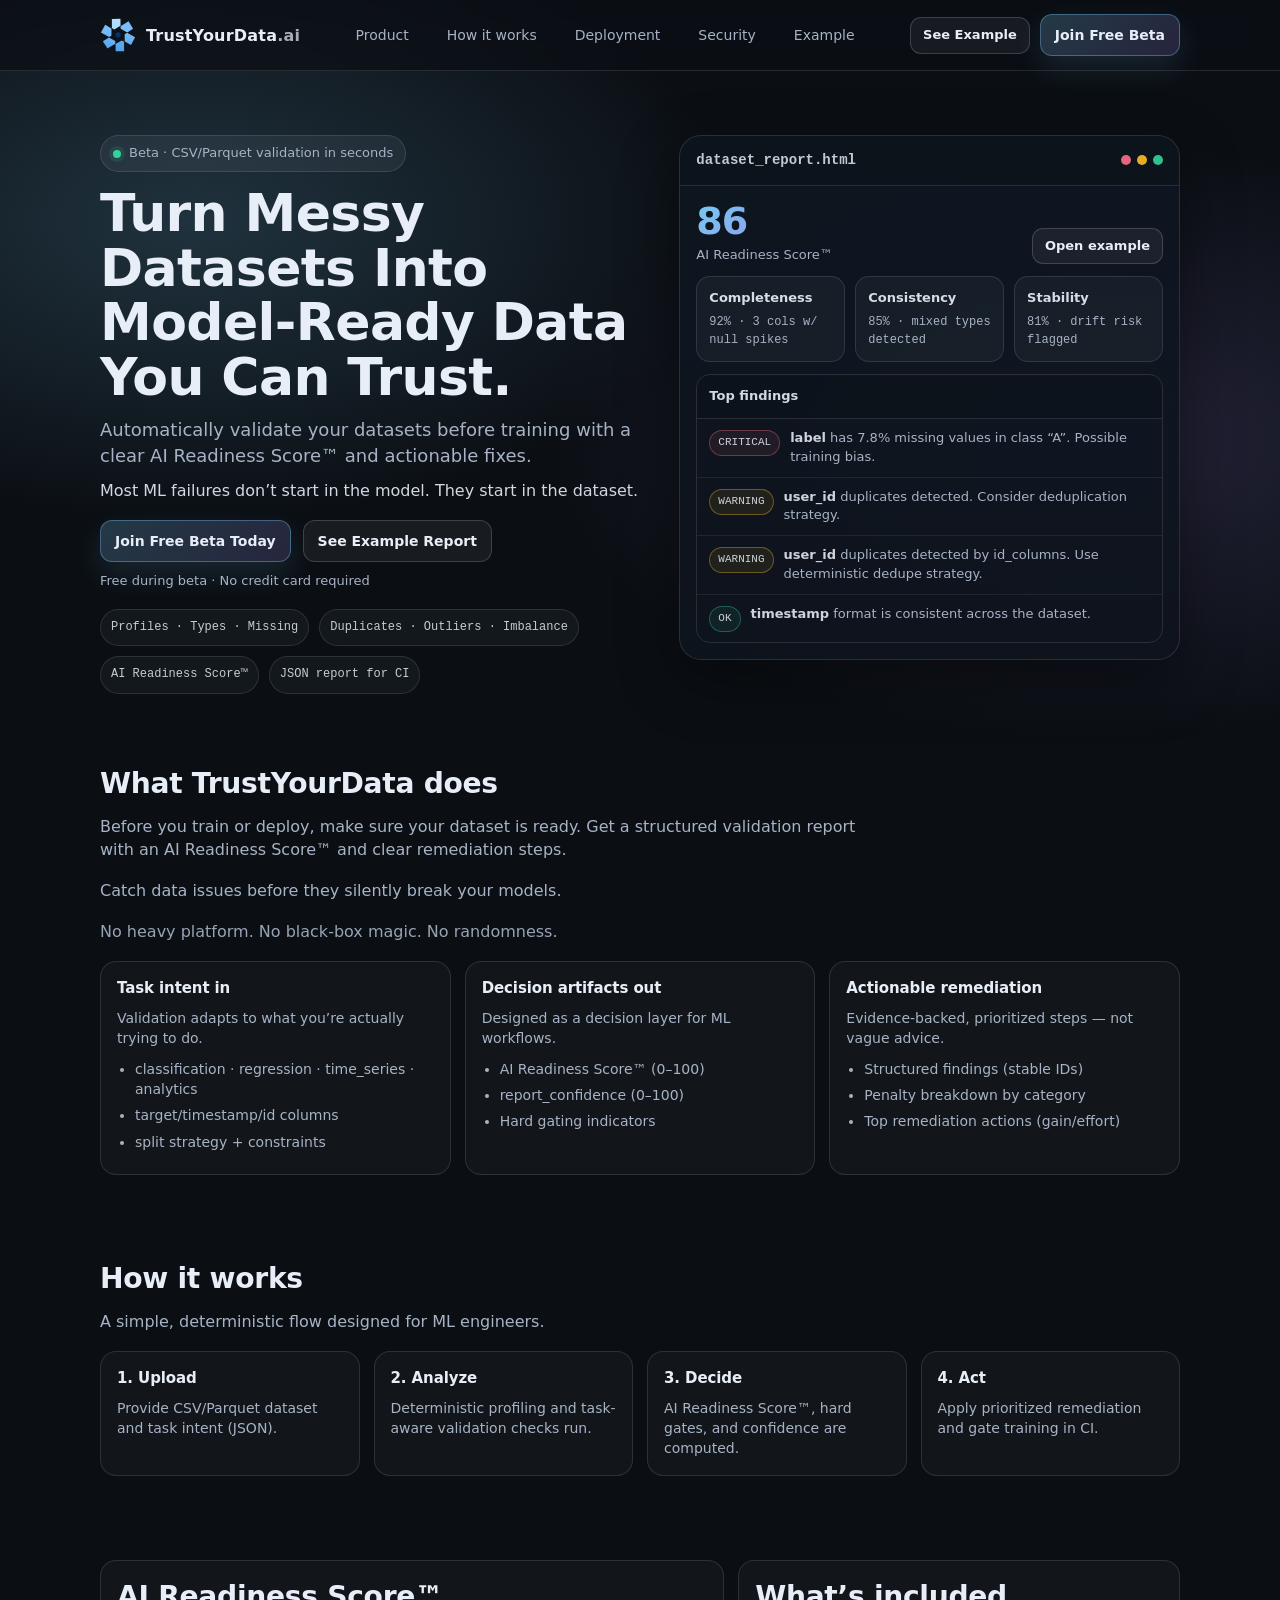
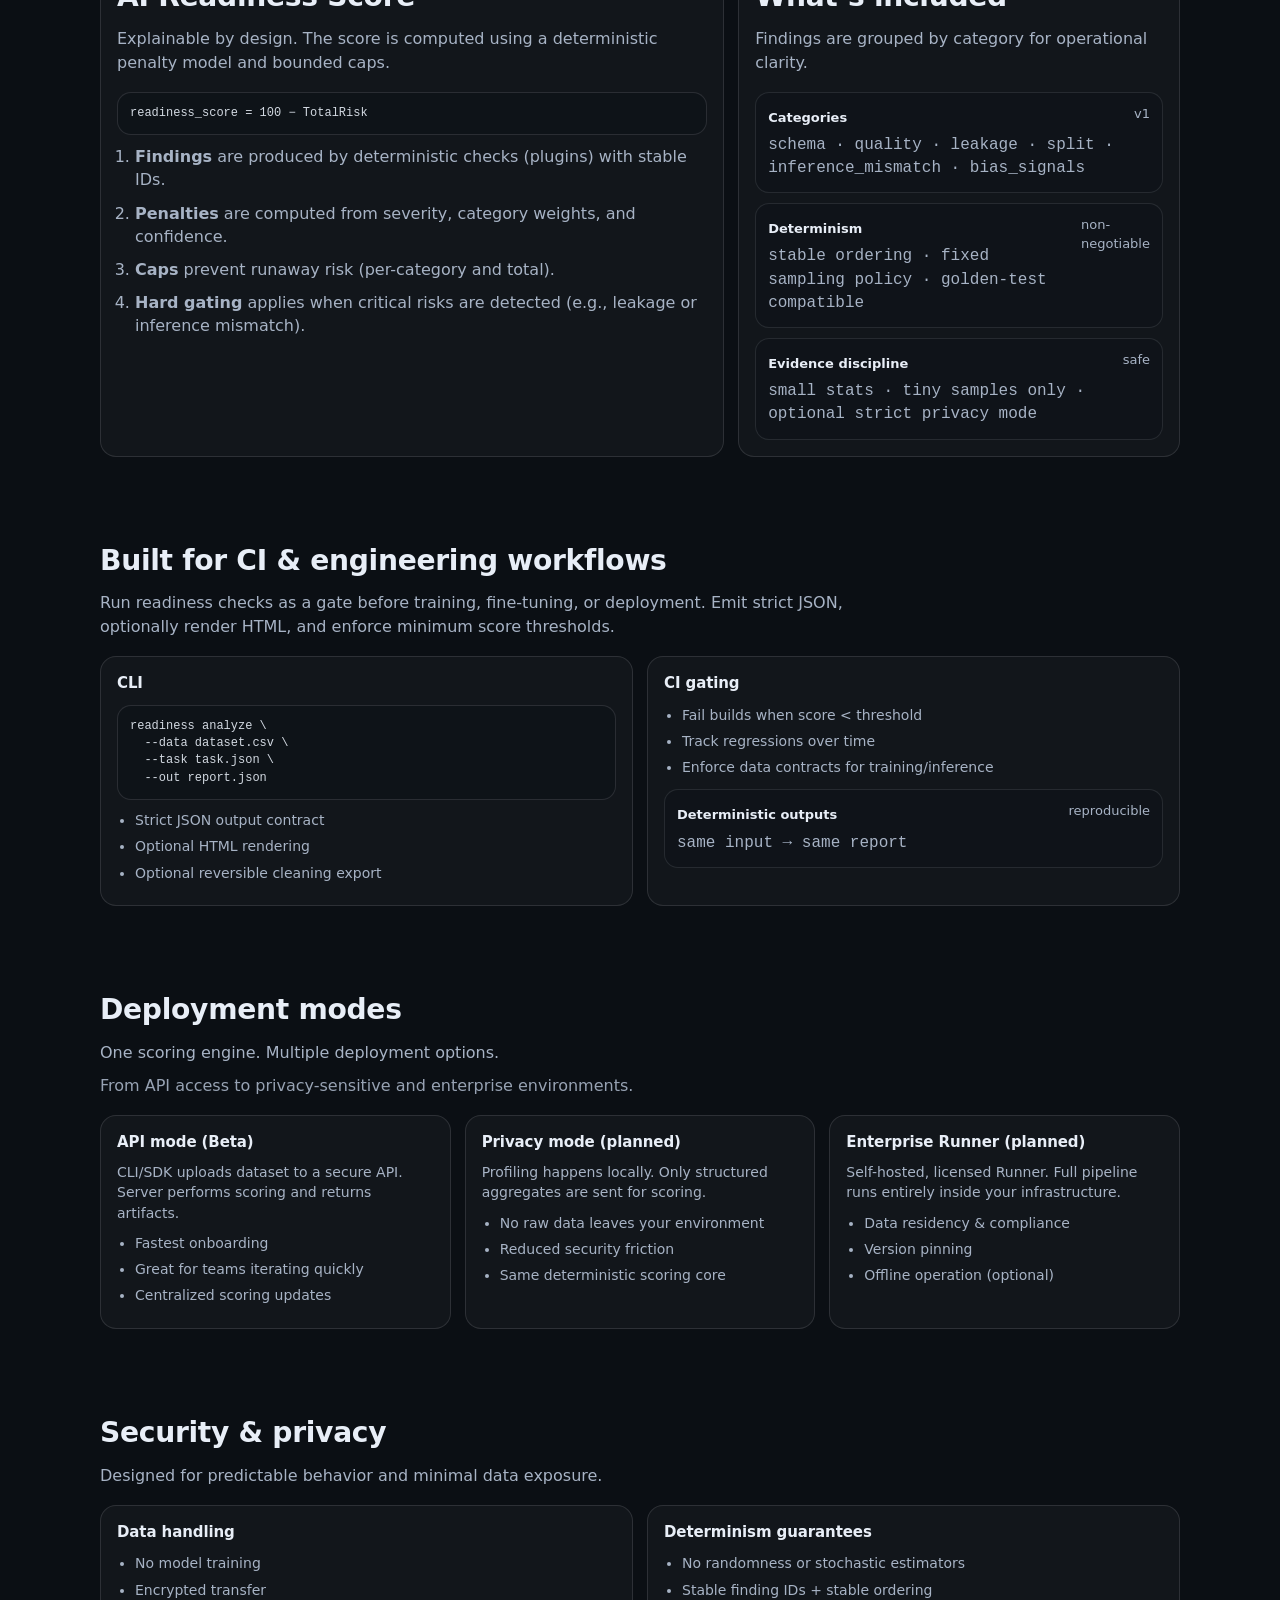
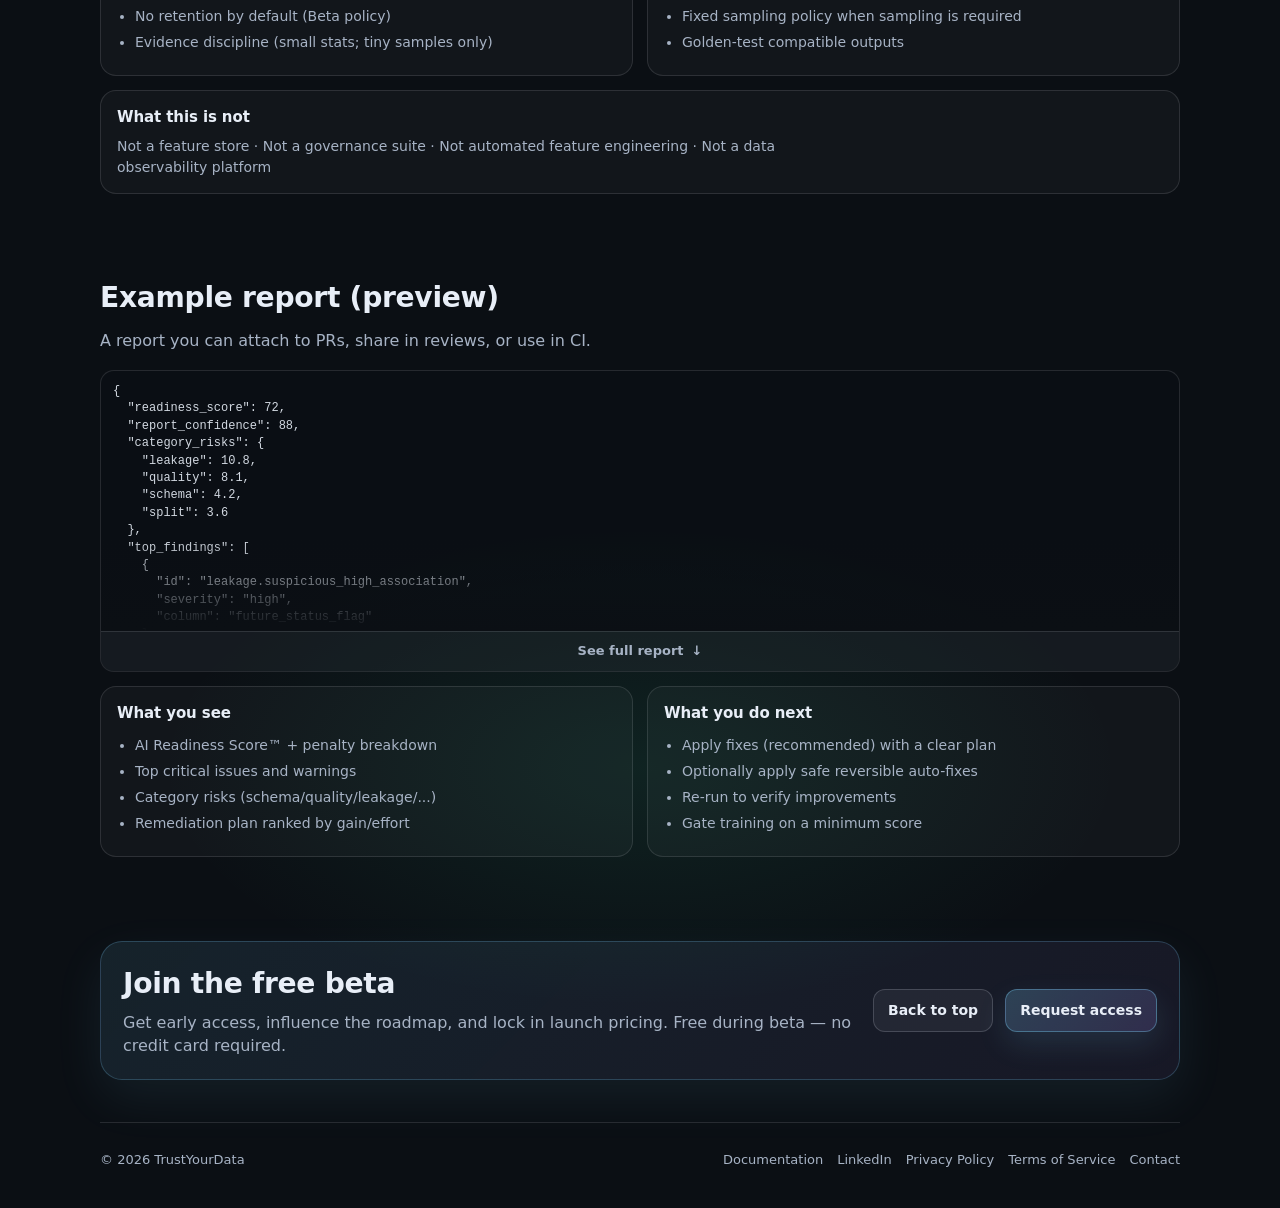
<file: index.html>
<!doctype html>
<html lang="en">
<head>
  <meta charset="utf-8" />
  <meta name="viewport" content="width=device-width, initial-scale=1" />

  <title>TrustYourData – Task-Aware Dataset Readiness for AI and ML</title>
  <meta name="description" content="TrustYourData evaluates datasets before model training using deterministic, task-aware diagnostics, structured findings, and AI Readiness Score™ outputs for AI and ML workflows." />
  <meta name="robots" content="index, follow" />
  <link rel="canonical" href="https://trustyourdata.ai/" />

  <meta property="og:title" content="TrustYourData – Turn Messy Datasets Into Model-Ready Data You Can Trust" />
  <meta property="og:description" content="Evaluate datasets before model training with deterministic, task-aware diagnostics, structured findings, and AI Readiness Score™ outputs." />
  <meta property="og:type" content="website" />
  <meta property="og:url" content="https://trustyourdata.ai/" />
  <meta property="og:image" content="https://trustyourdata.ai/assets/images/og-image.png" />

  <link rel="icon" href="/favicon.ico" sizes="any" />
  <link rel="stylesheet" href="/assets/css/styles.css" />

  <script type="application/ld+json">
    {
      "@context": "https://schema.org",
      "@type": "WebSite",
      "name": "TrustYourData",
      "alternateName": "TrustYourData.ai",
      "url": "https://trustyourdata.ai/"
    }
  </script>
  <script defer src="https://static.cloudflareinsights.com/beacon.min.js" data-cf-beacon='{"token": "9471f843195d4d3484b59350ba2370b0"}'></script>
</head>
<body>
  <div class="nav">
    <div class="container">
      <div class="nav-inner">
        <a class="brand" href="#top" aria-label="TrustYourData">
          <img src="/assets/images/logo.svg" alt="TrustYourData logo" class="logo" />
          <div>TrustYourData<span class="brand-tld">.ai</span></div>
        </a>
        <div class="nav-links" aria-label="Primary navigation">
          <a href="#product">Product</a>
          <a href="#how">How it works</a>
          <a href="#ci">Deployment</a>
          <a href="#security">Security</a>
          <a href="#example">Example</a>
        </div>
        <div class="nav-cta">
          <a class="btn small" href="#example">See Example</a>
          <a class="btn primary" href="#beta">Join Free Beta</a>
        </div>
      </div>
    </div>
  </div>

  <main id="top" class="container">
    <section class="hero">
      <div class="hero-grid">
        <div>
          <div class="badge"><span class="dot"></span> Beta · CSV/Parquet validation in seconds</div>
          <h1>Turn Messy Datasets Into Model-Ready Data You Can Trust.</h1>
          <p class="sub">
            Automatically validate your datasets before training with a clear AI Readiness Score™ and actionable fixes.
          </p>
          <p class="hook">
            Most ML failures don’t start in the model. They start in the dataset.
          </p>
          <div class="cta-row">
            <a class="btn primary" href="#beta">Join Free Beta Today</a>
            <a class="btn" href="#example">See Example Report</a>
          </div>
          <div class="micro">Free during beta · No credit card required</div>
          <div class="pill-row" aria-label="Key highlights">
            <div class="pill">Profiles · Types · Missing</div>
            <div class="pill">Duplicates · Outliers · Imbalance</div>
            <div class="pill">AI Readiness Score™</div>
            <div class="pill">JSON report for CI</div>
          </div>
        </div>
        <div class="demo" aria-label="Example dashboard">
          <div class="demo-top">
            <div class="demo-title">
              <span class="mono mono-subtle">dataset_report.html</span>
            </div>
            <div class="win" aria-hidden="true">
              <span class="r"></span><span class="y"></span><span class="g"></span>
            </div>
          </div>
          <div class="demo-body">
            <div class="score-row">
              <div>
                <div class="score">86</div>
                <div class="score-label">AI Readiness Score™</div>
              </div>
              <a class="btn small" href="#example">Open example</a>
            </div>
            <div class="kpis">
              <div class="kpi">
                <b>Completeness</b>
                <span>92% · 3 cols w/ null spikes</span>
              </div>
              <div class="kpi">
                <b>Consistency</b>
                <span>85% · mixed types detected</span>
              </div>
              <div class="kpi">
                <b>Stability</b>
                <span>81% · drift risk flagged</span>
              </div>
            </div>
            <div class="issues mt">
              <h3>Top findings</h3>
              <div class="issue">
                <div class="tag bad">CRITICAL</div>
                <p><b>label</b> has 7.8% missing values in class “A”. Possible training bias.</p>
              </div>
              <div class="issue">
                <div class="tag warn">WARNING</div>
                <p><b>user_id</b> duplicates detected. Consider deduplication strategy.</p>
              </div>
              <div class="issue">
                <div class="tag warn">WARNING</div>
                <p><b>user_id</b> duplicates detected by id_columns. Use deterministic dedupe strategy.</p>
              </div>
              <div class="issue">
                <div class="tag good">OK</div>
                <p><b>timestamp</b> format is consistent across the dataset.</p>
              </div>
            </div>
          </div>
        </div>
      </div>
    </section>

    <section id="product" class="section">
      <h2>What TrustYourData does</h2>
      <p class="lead">
        Before you train or deploy, make sure your dataset is ready. Get a structured validation report with an AI Readiness Score™ and clear remediation steps.
      </p>
      <p class="lead">
        Catch data issues before they silently break your models.
      </p>
      <p class="lead muted">
        No heavy platform. No black-box magic. No randomness.
      </p>
      <div class="grid">
        <div class="card">
          <h3>Task intent in</h3>
          <p>Validation adapts to what you’re actually trying to do.</p>
          <ul class="list">
            <li>classification · regression · time_series · analytics</li>
            <li>target/timestamp/id columns</li>
            <li>split strategy + constraints</li>
          </ul>
        </div>
        <div class="card">
          <h3>Decision artifacts out</h3>
          <p>Designed as a decision layer for ML workflows.</p>
          <ul class="list">
            <li>AI Readiness Score™ (0–100)</li>
            <li>report_confidence (0–100)</li>
            <li>Hard gating indicators</li>
          </ul>
        </div>
        <div class="card">
          <h3>Actionable remediation</h3>
          <p>Evidence-backed, prioritized steps — not vague advice.</p>
          <ul class="list">
            <li>Structured findings (stable IDs)</li>
            <li>Penalty breakdown by category</li>
            <li>Top remediation actions (gain/effort)</li>
          </ul>
        </div>
      </div>
    </section>

    <section id="how" class="section">
      <h2>How it works</h2>
      <p class="lead">
        A simple, deterministic flow designed for ML engineers.
      </p>
      <div class="grid">
        <div class="card span-3">
          <h3>1. Upload</h3>
          <p>Provide CSV/Parquet dataset and task intent (JSON).</p>
        </div>
        <div class="card span-3">
          <h3>2. Analyze</h3>
          <p>Deterministic profiling and task-aware validation checks run.</p>
        </div>
        <div class="card span-3">
          <h3>3. Decide</h3>
          <p>AI Readiness Score™, hard gates, and confidence are computed.</p>
        </div>
        <div class="card span-3">
          <h3>4. Act</h3>
          <p>Apply prioritized remediation and gate training in CI.</p>
        </div>
      </div>
    </section>

    <section id="score" class="section">
      <div class="grid">
        <div class="how">
          <h2>AI Readiness Score™</h2>
          <p class="lead">
            Explainable by design. The score is computed using a deterministic penalty model and bounded caps.
          </p>
          <div class="code">readiness_score = 100 − TotalRisk</div>
          <ol>
            <li><b>Findings</b> are produced by deterministic checks (plugins) with stable IDs.</li>
            <li><b>Penalties</b> are computed from severity, category weights, and confidence.</li>
            <li><b>Caps</b> prevent runaway risk (per-category and total).</li>
            <li><b>Hard gating</b> applies when critical risks are detected (e.g., leakage or inference mismatch).</li>
          </ol>
        </div>
        <div class="side">
          <h2>What’s included</h2>
          <p class="lead">Findings are grouped by category for operational clarity.</p>
          <div class="mini">
            <div>
              <b>Categories</b>
              <div class="mono-detail">
                schema · quality · leakage · split · inference_mismatch · bias_signals
              </div>
            </div>
            <span>v1</span>
          </div>
          <div class="mini">
            <div>
              <b>Determinism</b>
              <div class="mono-detail">
                stable ordering · fixed sampling policy · golden-test compatible
              </div>
            </div>
            <span>non-negotiable</span>
          </div>
          <div class="mini">
            <div>
              <b>Evidence discipline</b>
              <div class="mono-detail">
                small stats · tiny samples only · optional strict privacy mode
              </div>
            </div>
            <span>safe</span>
          </div>
        </div>
      </div>
    </section>

    <section id="ci" class="section">
      <h2>Built for CI & engineering workflows</h2>
      <p class="lead">
        Run readiness checks as a gate before training, fine-tuning, or deployment. Emit strict JSON, optionally render HTML, and enforce minimum score thresholds.<br>
      </p>
      <div class="grid">
        <div class="card span-6">
          <h3>CLI</h3>
          <div class="code">readiness analyze \
  --data dataset.csv \
  --task task.json \
  --out report.json</div>
          <ul class="list">
            <li>Strict JSON output contract</li>
            <li>Optional HTML rendering</li>
            <li>Optional reversible cleaning export</li>
          </ul>
        </div>
        <div class="card span-6">
          <h3>CI gating</h3>
          <ul class="list">
            <li>Fail builds when score &lt; threshold</li>
            <li>Track regressions over time</li>
            <li>Enforce data contracts for training/inference</li>
          </ul>
          <div class="mini mt">
            <div>
              <b>Deterministic outputs</b>
              <div class="mono-detail">same input → same report</div>
            </div>
            <span>reproducible</span>
          </div>
        </div>
      </div>
    </section>

    <section id="deploy" class="section">
      <h2>Deployment modes</h2>
      <p class="lead">
        One scoring engine. Multiple deployment options.<span class="deploy-sub">From API access to privacy-sensitive and enterprise environments.</span>
      </p>
      <div class="grid">
        <div class="card">
          <h3>API mode (Beta)</h3>
          <p>CLI/SDK uploads dataset to a secure API. Server performs scoring and returns artifacts.</p>
          <ul class="list">
            <li>Fastest onboarding</li>
            <li>Great for teams iterating quickly</li>
            <li>Centralized scoring updates</li>
          </ul>
        </div>
        <div class="card">
          <h3>Privacy mode (planned)</h3>
          <p>Profiling happens locally. Only structured aggregates are sent for scoring.</p>
          <ul class="list">
            <li>No raw data leaves your environment</li>
            <li>Reduced security friction</li>
            <li>Same deterministic scoring core</li>
          </ul>
        </div>
        <div class="card">
          <h3>Enterprise Runner (planned)</h3>
          <p>Self-hosted, licensed Runner. Full pipeline runs entirely inside your infrastructure.</p>
          <ul class="list">
            <li>Data residency & compliance</li>
            <li>Version pinning</li>
            <li>Offline operation (optional)</li>
          </ul>
        </div>
      </div>
    </section>

    <section id="security" class="section">
      <h2>Security & privacy</h2>
      <p class="lead">
        Designed for predictable behavior and minimal data exposure.
      </p>
      <div class="grid">
        <div class="card span-6">
          <h3>Data handling</h3>
          <ul class="list">
            <li>No model training</li>
            <li>Encrypted transfer</li>
            <li>No retention by default (Beta policy)</li>
            <li>Evidence discipline (small stats; tiny samples only)</li>
          </ul>
        </div>
        <div class="card span-6">
          <h3>Determinism guarantees</h3>
          <ul class="list">
            <li>No randomness or stochastic estimators</li>
            <li>Stable finding IDs + stable ordering</li>
            <li>Fixed sampling policy when sampling is required</li>
            <li>Golden-test compatible outputs</li>
          </ul>
        </div>
      </div>
      <div class="grid mt">
        <div class="card span-12">
          <h3>What this is not</h3>
          <p class="lead no-mb">
            Not a feature store · Not a governance suite · Not automated feature engineering · Not a data observability platform
          </p>
        </div>
      </div>
    </section>

    <section id="example" class="section">
      <h2>Example report (preview)</h2>
      <p class="lead">
        A report you can attach to PRs, share in reviews, or use in CI.
      </p>
      <div class="report-preview-card">
        <div class="code-preview" aria-label="Short JSON report preview">{
  "readiness_score": 72,
  "report_confidence": 88,
  "category_risks": {
    "leakage": 10.8,
    "quality": 8.1,
    "schema": 4.2,
    "split": 3.6
  },
  "top_findings": [
    {
      "id": "leakage.suspicious_high_association",
      "severity": "high",
      "column": "future_status_flag"
    },
    {
      "id": "quality.high_missingness",
      "severity": "medium",
      "column": "income"
    }
  ],
  "remediation_plan": [
    {
      "title": "Remove feature 'future_status_flag'",
      "expected_score_gain": 10.2
    },
    {
      "title": "Impute 'income' missing values",
      "expected_score_gain": 4.1
    }
  ],
  "...": "truncated"
}</div>
        <a href="#beta" class="expand-btn">See full report <span aria-hidden="true">↓</span></a>
      </div>
      <div class="grid mt">
        <div class="card span-6">
          <h3>What you see</h3>
          <ul class="list">
            <li>AI Readiness Score™ + penalty breakdown</li>
            <li>Top critical issues and warnings</li>
            <li>Category risks (schema/quality/leakage/...)</li>
            <li>Remediation plan ranked by gain/effort</li>
          </ul>
        </div>
        <div class="card span-6">
          <h3>What you do next</h3>
          <ul class="list">
            <li>Apply fixes (recommended) with a clear plan</li>
            <li>Optionally apply safe reversible auto-fixes</li>
            <li>Re-run to verify improvements</li>
            <li>Gate training on a minimum score</li>
          </ul>
        </div>
      </div>
    </section>

    <section id="beta" class="section">
      <div class="beta">
        <div>
          <h2>Join the free beta</h2>
          <p>
            Get early access, influence the roadmap, and lock in launch pricing.
            Free during beta — no credit card required.
          </p>
        </div>
        <div class="beta-actions">
          <a class="btn" href="#top">Back to top</a>
          <a class="btn primary" href="mailto:beta@trustyourdata.ai?subject=TrustYourData%20Beta%20Access&body=Hi,%0A%0AI%27d%20like%20to%20join%20the%20beta.%0A%0AUse%20case:%0ACompany%2Frole:%0A%0AThanks!">Request access</a>
        </div>
      </div>
    </section>

    <footer>
      <div class="footer">
        <div>© <span id="year"></span> TrustYourData</div>
        <div class="footer-links">
          <a href="https://github.com/trustyourdata/tadr-whitepaper" target="_blank" rel="noopener noreferrer">Documentation</a>
          <a href="https://www.linkedin.com/company/trustyourdata-ai" target="_blank" rel="noopener noreferrer">LinkedIn</a>
          <a href="/privacy/">Privacy Policy</a>
          <a href="/terms/">Terms of Service</a>
          <a href="mailto:contact@trustyourdata.ai">Contact</a>
        </div>
      </div>
    </footer>
  </main>

  <script>
    document.getElementById('year').textContent = new Date().getFullYear();
  </script>
</body>
</html>
</file>
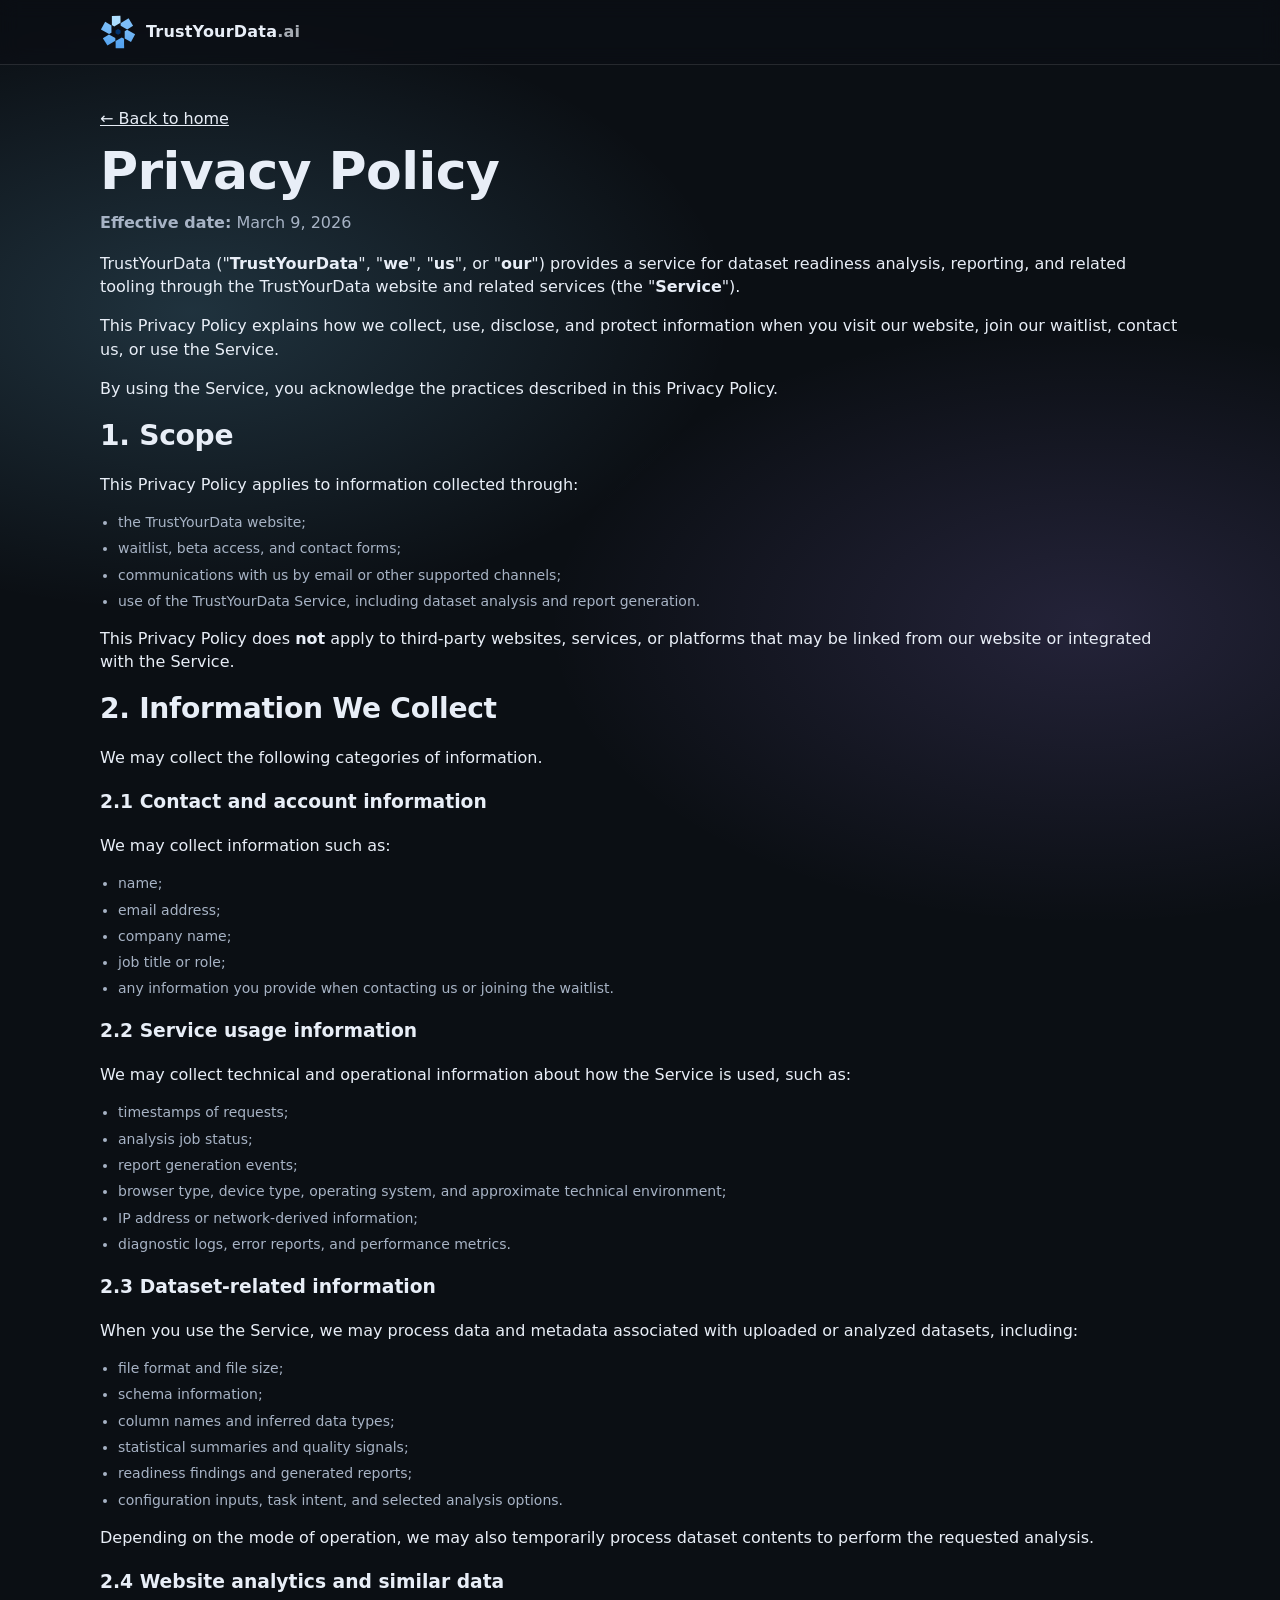
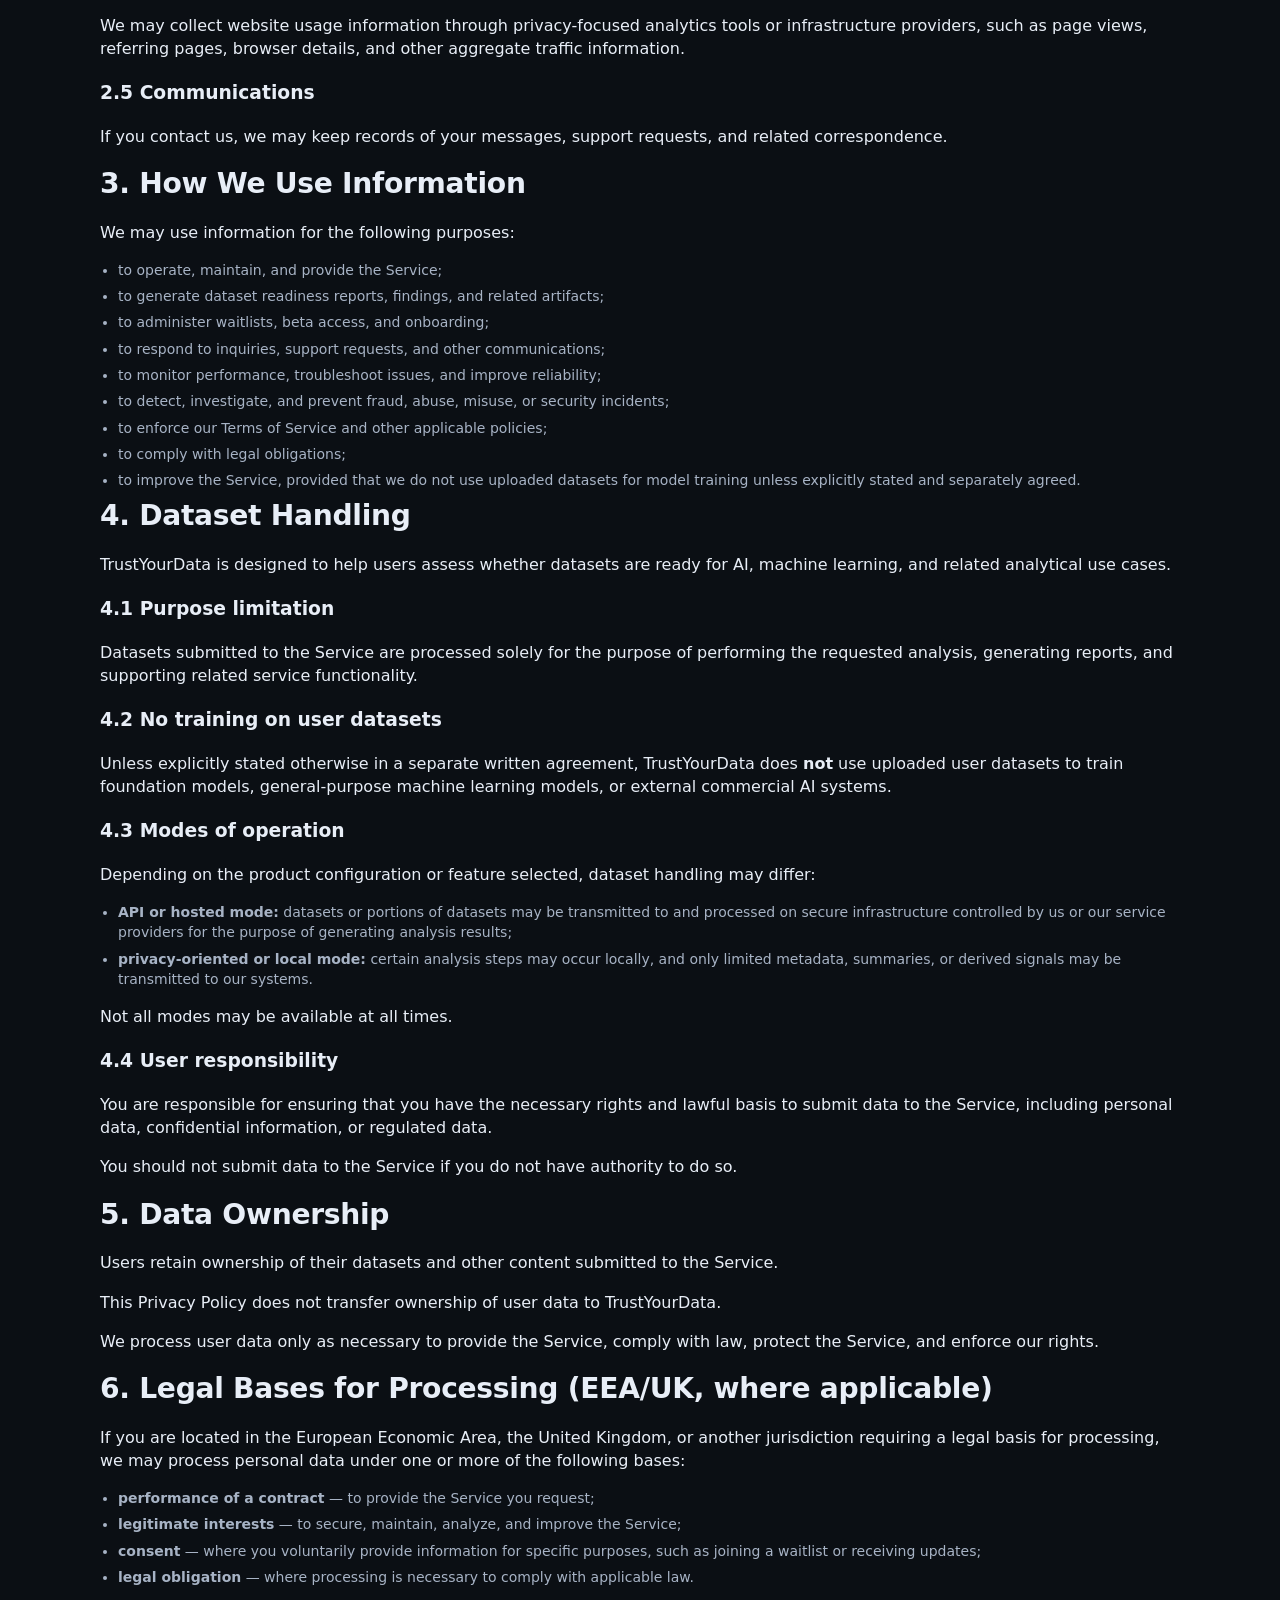
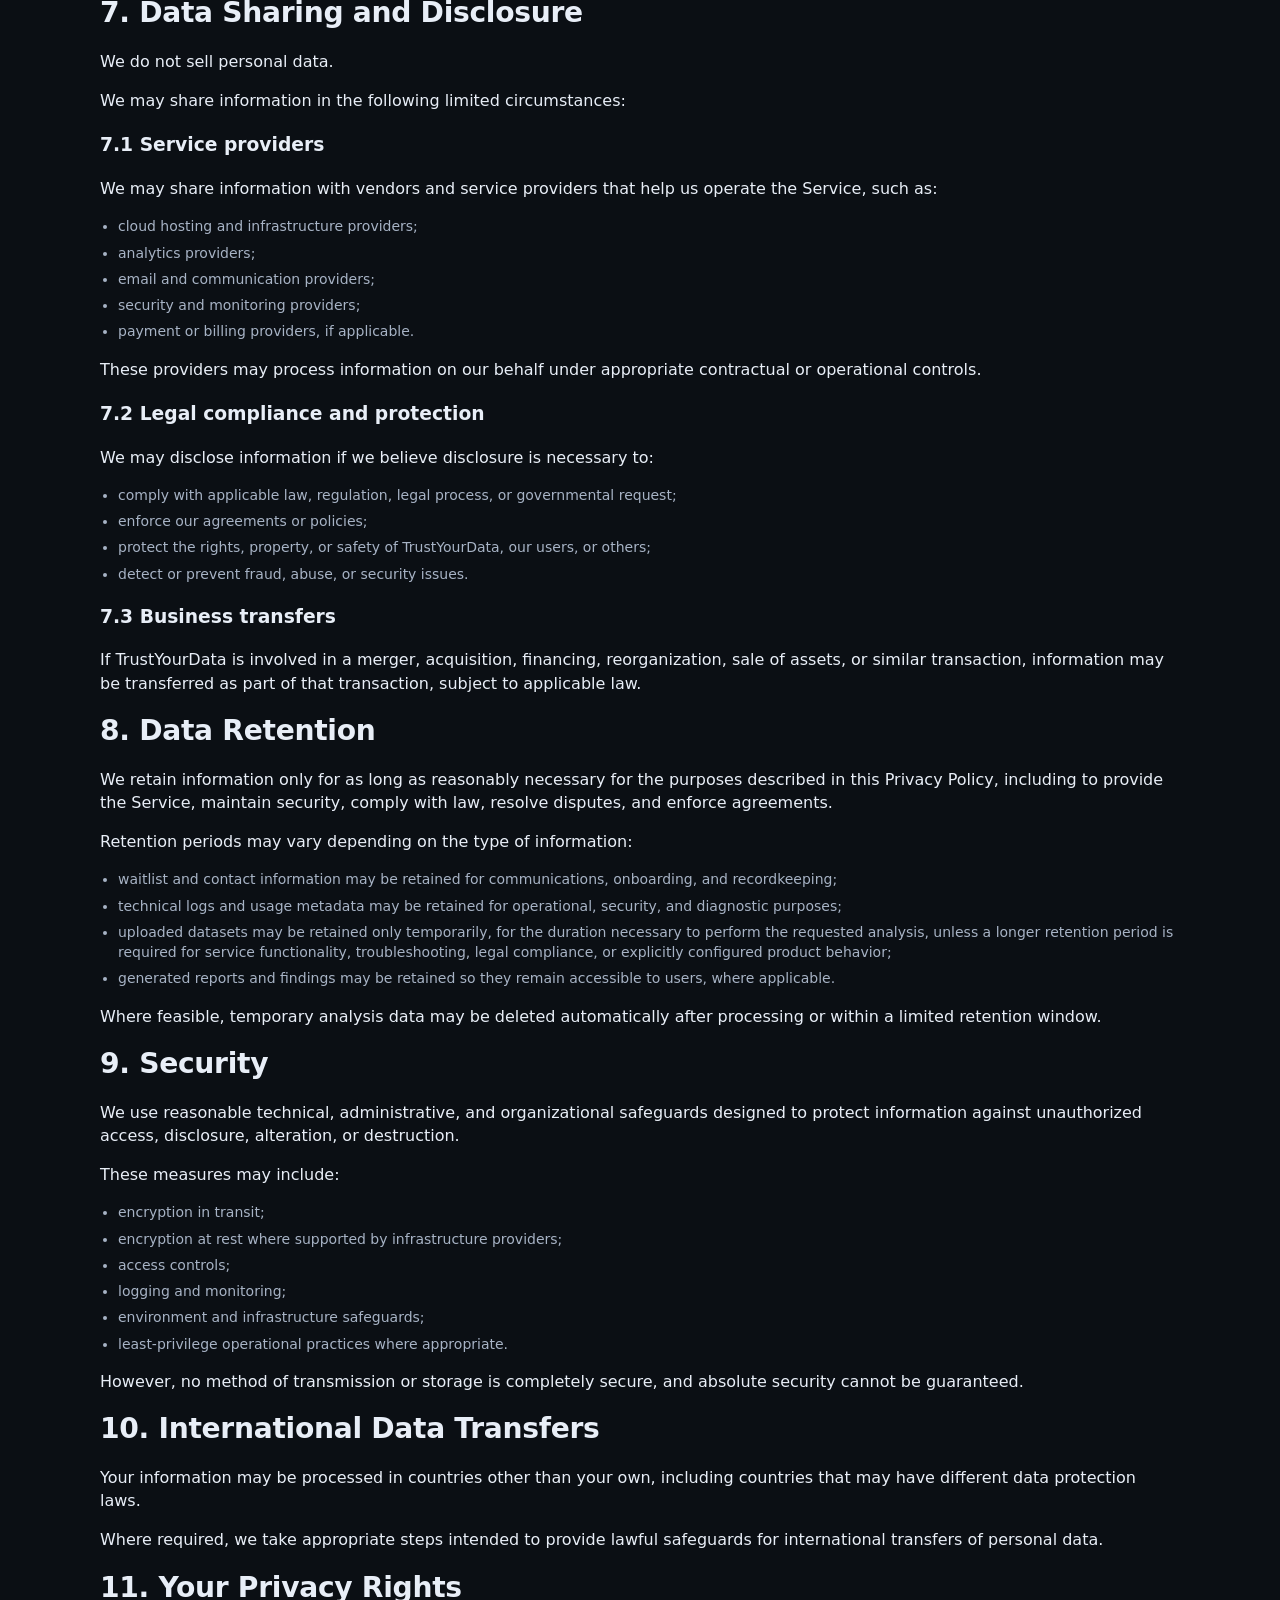
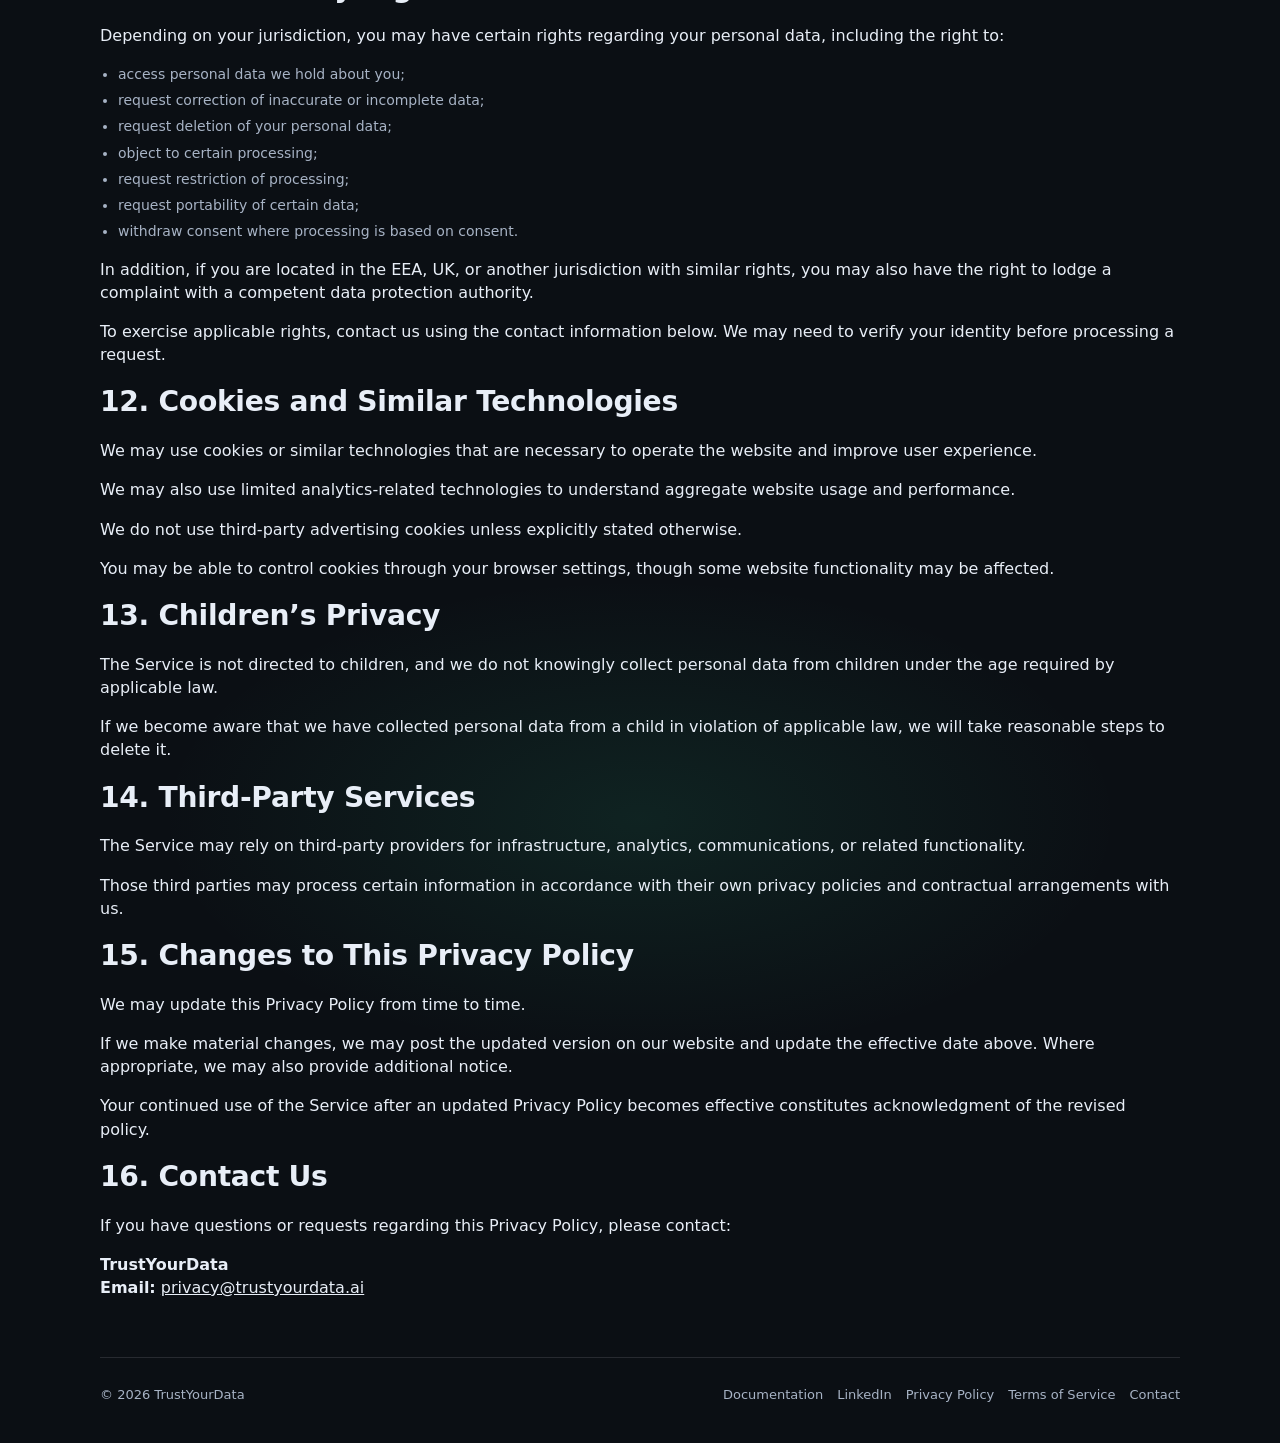
<file: privacy/index.html>
<!doctype html>
<html lang="en">
<head>
  <meta charset="utf-8" />
  <meta name="viewport" content="width=device-width, initial-scale=1" />

  <title>Privacy Policy – TrustYourData</title>
  <meta name="description" content="Privacy Policy for TrustYourData, including information about dataset handling, retention, security, and user privacy rights." />
  <meta name="robots" content="index, follow" />
  <link rel="canonical" href="https://trustyourdata.ai/privacy/" />

  <meta property="og:title" content="Privacy Policy – TrustYourData" />
  <meta property="og:description" content="Privacy Policy for TrustYourData." />
  <meta property="og:type" content="website" />
  <meta property="og:url" content="https://trustyourdata.ai/privacy/" />
  <meta property="og:image" content="https://trustyourdata.ai/assets/images/og-image.png" />

  <link rel="icon" href="/favicon.ico" sizes="any" />
  <link rel="stylesheet" href="/assets/css/styles.css" />

  <script defer src="https://static.cloudflareinsights.com/beacon.min.js" data-cf-beacon='{"token": "9471f843195d4d3484b59350ba2370b0"}'></script>
</head>
<body>
  <div class="nav">
    <div class="container">
      <div class="nav-inner">
        <a class="brand" href="/" aria-label="TrustYourData">
          <img src="/assets/images/logo.svg" alt="TrustYourData logo" class="logo" />
          <div>TrustYourData<span class="brand-tld">.ai</span></div>
        </a>
      </div>
    </div>
  </div>

  <main class="container">
    <section class="section legal-page">
      <a href="/" class="back-link">← Back to home</a>

      <div class="legal-content">
        <h1>Privacy Policy</h1>
        <p class="lead"><b>Effective date:</b> March 9, 2026</p>

        <p>TrustYourData ("<b>TrustYourData</b>", "<b>we</b>", "<b>us</b>", or "<b>our</b>") provides a service for dataset readiness analysis, reporting, and related tooling through the TrustYourData website and related services (the "<b>Service</b>").</p>

        <p>This Privacy Policy explains how we collect, use, disclose, and protect information when you visit our website, join our waitlist, contact us, or use the Service.</p>

        <p>By using the Service, you acknowledge the practices described in this Privacy Policy.</p>

        <h2>1. Scope</h2>
        <p>This Privacy Policy applies to information collected through:</p>
        <ul class="list">
          <li>the TrustYourData website;</li>
          <li>waitlist, beta access, and contact forms;</li>
          <li>communications with us by email or other supported channels;</li>
          <li>use of the TrustYourData Service, including dataset analysis and report generation.</li>
        </ul>
        <p>This Privacy Policy does <b>not</b> apply to third-party websites, services, or platforms that may be linked from our website or integrated with the Service.</p>

        <h2>2. Information We Collect</h2>
        <p>We may collect the following categories of information.</p>

        <h3>2.1 Contact and account information</h3>
        <p>We may collect information such as:</p>
        <ul class="list">
          <li>name;</li>
          <li>email address;</li>
          <li>company name;</li>
          <li>job title or role;</li>
          <li>any information you provide when contacting us or joining the waitlist.</li>
        </ul>

        <h3>2.2 Service usage information</h3>
        <p>We may collect technical and operational information about how the Service is used, such as:</p>
        <ul class="list">
          <li>timestamps of requests;</li>
          <li>analysis job status;</li>
          <li>report generation events;</li>
          <li>browser type, device type, operating system, and approximate technical environment;</li>
          <li>IP address or network-derived information;</li>
          <li>diagnostic logs, error reports, and performance metrics.</li>
        </ul>

        <h3>2.3 Dataset-related information</h3>
        <p>When you use the Service, we may process data and metadata associated with uploaded or analyzed datasets, including:</p>
        <ul class="list">
          <li>file format and file size;</li>
          <li>schema information;</li>
          <li>column names and inferred data types;</li>
          <li>statistical summaries and quality signals;</li>
          <li>readiness findings and generated reports;</li>
          <li>configuration inputs, task intent, and selected analysis options.</li>
        </ul>
        <p>Depending on the mode of operation, we may also temporarily process dataset contents to perform the requested analysis.</p>

        <h3>2.4 Website analytics and similar data</h3>
        <p>We may collect website usage information through privacy-focused analytics tools or infrastructure providers, such as page views, referring pages, browser details, and other aggregate traffic information.</p>

        <h3>2.5 Communications</h3>
        <p>If you contact us, we may keep records of your messages, support requests, and related correspondence.</p>

        <h2>3. How We Use Information</h2>
        <p>We may use information for the following purposes:</p>
        <ul class="list">
          <li>to operate, maintain, and provide the Service;</li>
          <li>to generate dataset readiness reports, findings, and related artifacts;</li>
          <li>to administer waitlists, beta access, and onboarding;</li>
          <li>to respond to inquiries, support requests, and other communications;</li>
          <li>to monitor performance, troubleshoot issues, and improve reliability;</li>
          <li>to detect, investigate, and prevent fraud, abuse, misuse, or security incidents;</li>
          <li>to enforce our Terms of Service and other applicable policies;</li>
          <li>to comply with legal obligations;</li>
          <li>to improve the Service, provided that we do not use uploaded datasets for model training unless explicitly stated and separately agreed.</li>
        </ul>

        <h2>4. Dataset Handling</h2>
        <p>TrustYourData is designed to help users assess whether datasets are ready for AI, machine learning, and related analytical use cases.</p>

        <h3>4.1 Purpose limitation</h3>
        <p>Datasets submitted to the Service are processed solely for the purpose of performing the requested analysis, generating reports, and supporting related service functionality.</p>

        <h3>4.2 No training on user datasets</h3>
        <p>Unless explicitly stated otherwise in a separate written agreement, TrustYourData does <b>not</b> use uploaded user datasets to train foundation models, general-purpose machine learning models, or external commercial AI systems.</p>

        <h3>4.3 Modes of operation</h3>
        <p>Depending on the product configuration or feature selected, dataset handling may differ:</p>
        <ul class="list">
          <li><b>API or hosted mode:</b> datasets or portions of datasets may be transmitted to and processed on secure infrastructure controlled by us or our service providers for the purpose of generating analysis results;</li>
          <li><b>privacy-oriented or local mode:</b> certain analysis steps may occur locally, and only limited metadata, summaries, or derived signals may be transmitted to our systems.</li>
        </ul>
        <p>Not all modes may be available at all times.</p>

        <h3>4.4 User responsibility</h3>
        <p>You are responsible for ensuring that you have the necessary rights and lawful basis to submit data to the Service, including personal data, confidential information, or regulated data.</p>
        <p>You should not submit data to the Service if you do not have authority to do so.</p>

        <h2>5. Data Ownership</h2>
        <p>Users retain ownership of their datasets and other content submitted to the Service.</p>
        <p>This Privacy Policy does not transfer ownership of user data to TrustYourData.</p>
        <p>We process user data only as necessary to provide the Service, comply with law, protect the Service, and enforce our rights.</p>

        <h2>6. Legal Bases for Processing (EEA/UK, where applicable)</h2>
        <p>If you are located in the European Economic Area, the United Kingdom, or another jurisdiction requiring a legal basis for processing, we may process personal data under one or more of the following bases:</p>
        <ul class="list">
          <li><b>performance of a contract</b> — to provide the Service you request;</li>
          <li><b>legitimate interests</b> — to secure, maintain, analyze, and improve the Service;</li>
          <li><b>consent</b> — where you voluntarily provide information for specific purposes, such as joining a waitlist or receiving updates;</li>
          <li><b>legal obligation</b> — where processing is necessary to comply with applicable law.</li>
        </ul>

        <h2>7. Data Sharing and Disclosure</h2>
        <p>We do not sell personal data.</p>
        <p>We may share information in the following limited circumstances:</p>

        <h3>7.1 Service providers</h3>
        <p>We may share information with vendors and service providers that help us operate the Service, such as:</p>
        <ul class="list">
          <li>cloud hosting and infrastructure providers;</li>
          <li>analytics providers;</li>
          <li>email and communication providers;</li>
          <li>security and monitoring providers;</li>
          <li>payment or billing providers, if applicable.</li>
        </ul>
        <p>These providers may process information on our behalf under appropriate contractual or operational controls.</p>

        <h3>7.2 Legal compliance and protection</h3>
        <p>We may disclose information if we believe disclosure is necessary to:</p>
        <ul class="list">
          <li>comply with applicable law, regulation, legal process, or governmental request;</li>
          <li>enforce our agreements or policies;</li>
          <li>protect the rights, property, or safety of TrustYourData, our users, or others;</li>
          <li>detect or prevent fraud, abuse, or security issues.</li>
        </ul>

        <h3>7.3 Business transfers</h3>
        <p>If TrustYourData is involved in a merger, acquisition, financing, reorganization, sale of assets, or similar transaction, information may be transferred as part of that transaction, subject to applicable law.</p>

        <h2>8. Data Retention</h2>
        <p>We retain information only for as long as reasonably necessary for the purposes described in this Privacy Policy, including to provide the Service, maintain security, comply with law, resolve disputes, and enforce agreements.</p>
        <p>Retention periods may vary depending on the type of information:</p>
        <ul class="list">
          <li>waitlist and contact information may be retained for communications, onboarding, and recordkeeping;</li>
          <li>technical logs and usage metadata may be retained for operational, security, and diagnostic purposes;</li>
          <li>uploaded datasets may be retained only temporarily, for the duration necessary to perform the requested analysis, unless a longer retention period is required for service functionality, troubleshooting, legal compliance, or explicitly configured product behavior;</li>
          <li>generated reports and findings may be retained so they remain accessible to users, where applicable.</li>
        </ul>
        <p>Where feasible, temporary analysis data may be deleted automatically after processing or within a limited retention window.</p>

        <h2>9. Security</h2>
        <p>We use reasonable technical, administrative, and organizational safeguards designed to protect information against unauthorized access, disclosure, alteration, or destruction.</p>
        <p>These measures may include:</p>
        <ul class="list">
          <li>encryption in transit;</li>
          <li>encryption at rest where supported by infrastructure providers;</li>
          <li>access controls;</li>
          <li>logging and monitoring;</li>
          <li>environment and infrastructure safeguards;</li>
          <li>least-privilege operational practices where appropriate.</li>
        </ul>
        <p>However, no method of transmission or storage is completely secure, and absolute security cannot be guaranteed.</p>

        <h2>10. International Data Transfers</h2>
        <p>Your information may be processed in countries other than your own, including countries that may have different data protection laws.</p>
        <p>Where required, we take appropriate steps intended to provide lawful safeguards for international transfers of personal data.</p>

        <h2>11. Your Privacy Rights</h2>
        <p>Depending on your jurisdiction, you may have certain rights regarding your personal data, including the right to:</p>
        <ul class="list">
          <li>access personal data we hold about you;</li>
          <li>request correction of inaccurate or incomplete data;</li>
          <li>request deletion of your personal data;</li>
          <li>object to certain processing;</li>
          <li>request restriction of processing;</li>
          <li>request portability of certain data;</li>
          <li>withdraw consent where processing is based on consent.</li>
        </ul>
        <p>In addition, if you are located in the EEA, UK, or another jurisdiction with similar rights, you may also have the right to lodge a complaint with a competent data protection authority.</p>
        <p>To exercise applicable rights, contact us using the contact information below. We may need to verify your identity before processing a request.</p>

        <h2>12. Cookies and Similar Technologies</h2>
        <p>We may use cookies or similar technologies that are necessary to operate the website and improve user experience.</p>
        <p>We may also use limited analytics-related technologies to understand aggregate website usage and performance.</p>
        <p>We do not use third-party advertising cookies unless explicitly stated otherwise.</p>
        <p>You may be able to control cookies through your browser settings, though some website functionality may be affected.</p>

        <h2>13. Children’s Privacy</h2>
        <p>The Service is not directed to children, and we do not knowingly collect personal data from children under the age required by applicable law.</p>
        <p>If we become aware that we have collected personal data from a child in violation of applicable law, we will take reasonable steps to delete it.</p>

        <h2>14. Third-Party Services</h2>
        <p>The Service may rely on third-party providers for infrastructure, analytics, communications, or related functionality.</p>
        <p>Those third parties may process certain information in accordance with their own privacy policies and contractual arrangements with us.</p>

        <h2>15. Changes to This Privacy Policy</h2>
        <p>We may update this Privacy Policy from time to time.</p>
        <p>If we make material changes, we may post the updated version on our website and update the effective date above. Where appropriate, we may also provide additional notice.</p>
        <p>Your continued use of the Service after an updated Privacy Policy becomes effective constitutes acknowledgment of the revised policy.</p>

        <h2>16. Contact Us</h2>
        <p>If you have questions or requests regarding this Privacy Policy, please contact:</p>
        <p><b>TrustYourData</b><br><b>Email:</b> <a href="mailto:privacy@trustyourdata.ai">privacy@trustyourdata.ai</a></p>
      </div>
    </section>

    <footer>
      <div class="footer">
        <div>© <span id="year"></span> TrustYourData</div>
        <div class="footer-links">
          <a href="https://github.com/trustyourdata/tadr-whitepaper" target="_blank" rel="noopener noreferrer">Documentation</a>
          <a href="https://www.linkedin.com/company/trustyourdata-ai" target="_blank" rel="noopener noreferrer">LinkedIn</a>
          <a href="/privacy/">Privacy Policy</a>
          <a href="/terms/">Terms of Service</a>
          <a href="mailto:contact@trustyourdata.ai">Contact</a>
        </div>
      </div>
    </footer>
  </main>

  <script>
    document.getElementById('year').textContent = new Date().getFullYear();
  </script>
</body>
</html>
</file>
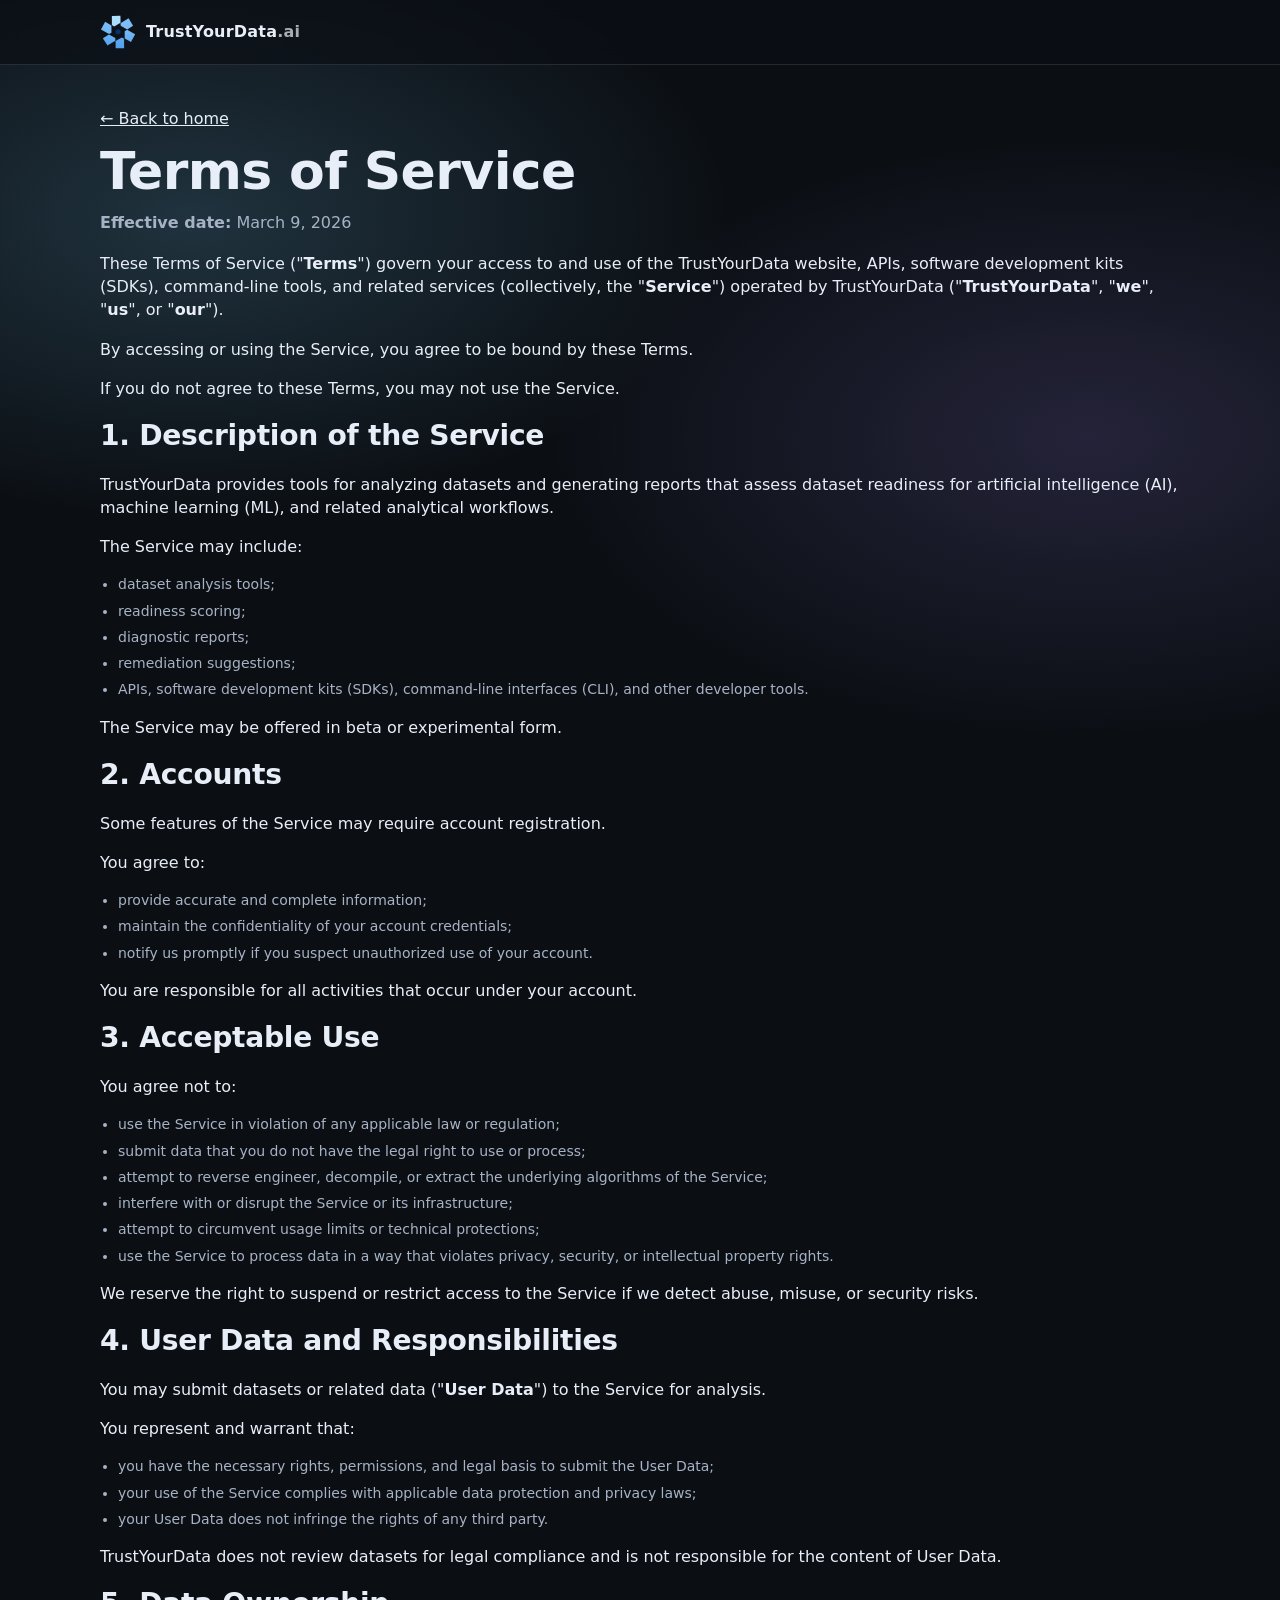
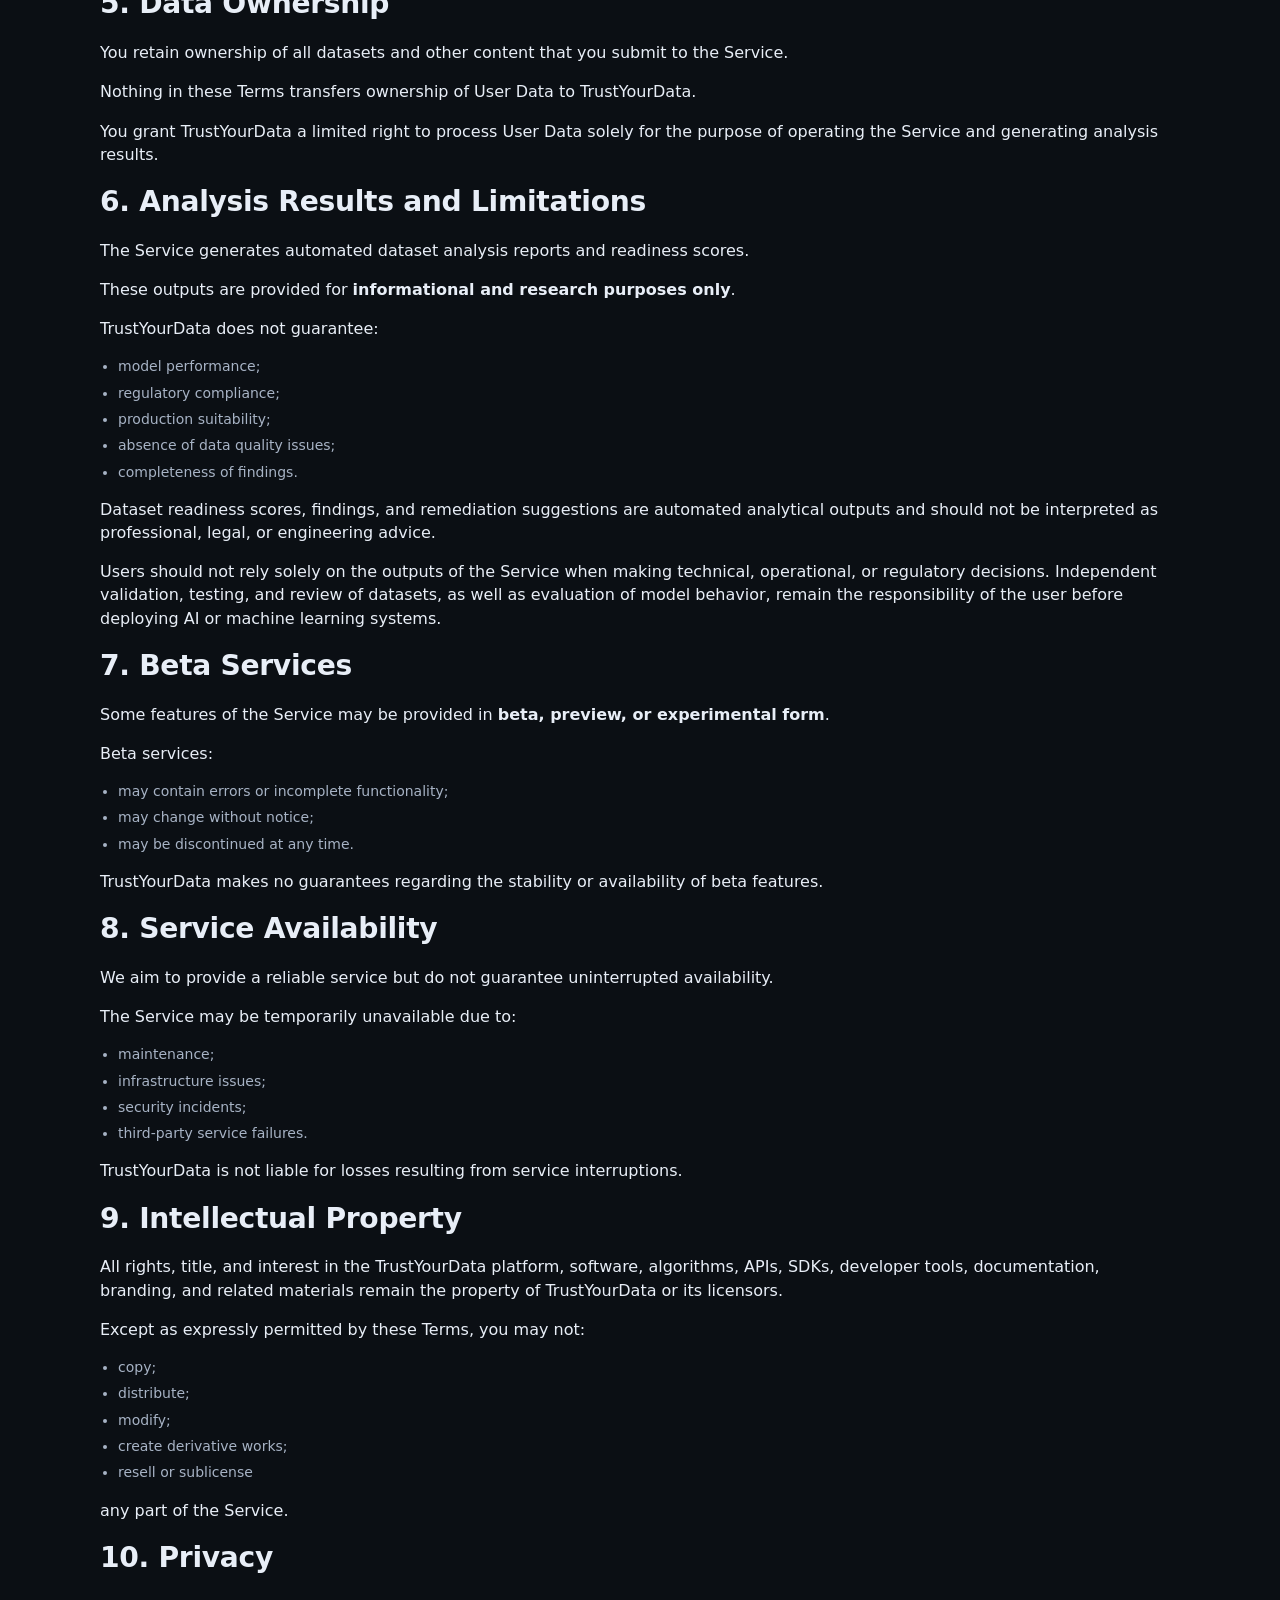
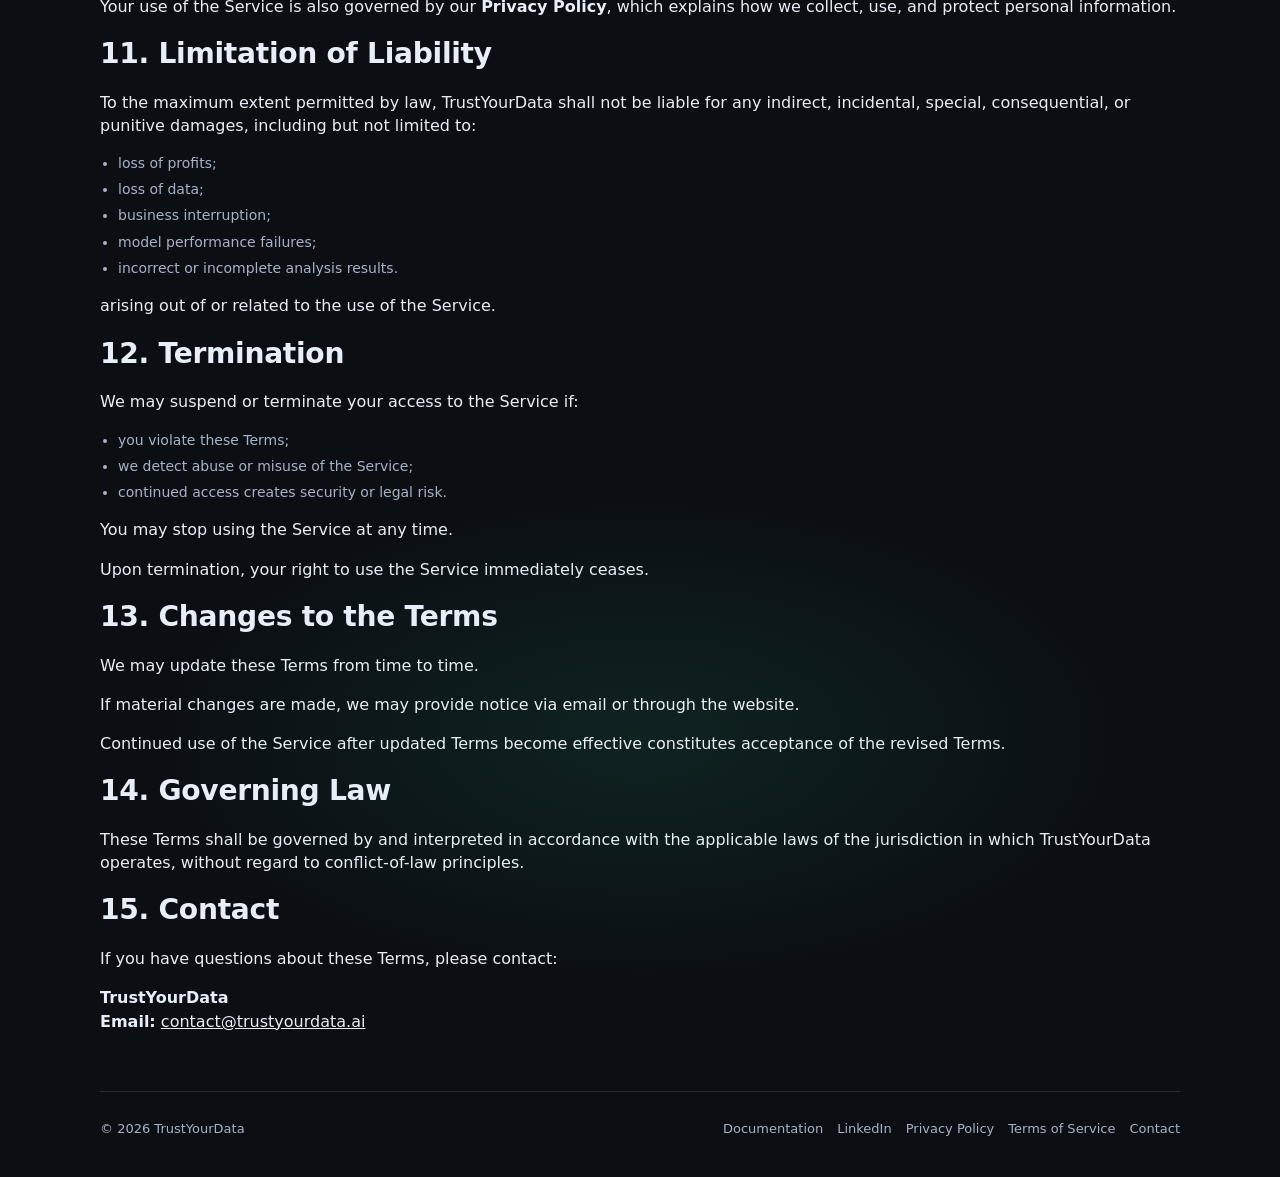
<file: terms/index.html>
<!doctype html>
<html lang="en">
<head>
  <meta charset="utf-8" />
  <meta name="viewport" content="width=device-width, initial-scale=1" />

  <title>Terms of Service – TrustYourData</title>
  <meta name="description" content="Terms of Service for TrustYourData, including acceptable use, user data responsibilities, ownership, limitations, and service terms." />
  <meta name="robots" content="index, follow" />
  <link rel="canonical" href="https://trustyourdata.ai/terms/" />

  <meta property="og:title" content="Terms of Service – TrustYourData" />
  <meta property="og:description" content="Terms of Service for TrustYourData." />
  <meta property="og:type" content="website" />
  <meta property="og:url" content="https://trustyourdata.ai/terms/" />
  <meta property="og:image" content="https://trustyourdata.ai/assets/images/og-image.png" />

  <link rel="icon" href="/favicon.ico" sizes="any" />
  <link rel="stylesheet" href="/assets/css/styles.css" />

  <script defer src="https://static.cloudflareinsights.com/beacon.min.js" data-cf-beacon='{"token": "9471f843195d4d3484b59350ba2370b0"}'></script>
</head>
<body>
  <div class="nav">
    <div class="container">
      <div class="nav-inner">
        <a class="brand" href="/" aria-label="TrustYourData">
          <img src="/assets/images/logo.svg" alt="TrustYourData logo" class="logo" />
          <div>TrustYourData<span class="brand-tld">.ai</span></div>
        </a>
      </div>
    </div>
  </div>

  <main class="container">
    <section class="section legal-page">
      <a href="/" class="back-link">← Back to home</a>

      <div class="legal-content">
        <h1>Terms of Service</h1>
        <p class="lead"><b>Effective date:</b> March 9, 2026</p>

        <p>These Terms of Service ("<b>Terms</b>") govern your access to and use of the TrustYourData website, APIs, software development kits (SDKs), command-line tools, and related services (collectively, the "<b>Service</b>") operated by TrustYourData ("<b>TrustYourData</b>", "<b>we</b>", "<b>us</b>", or "<b>our</b>").</p>

        <p>By accessing or using the Service, you agree to be bound by these Terms.</p>

        <p>If you do not agree to these Terms, you may not use the Service.</p>

        <h2>1. Description of the Service</h2>
        <p>TrustYourData provides tools for analyzing datasets and generating reports that assess dataset readiness for artificial intelligence (AI), machine learning (ML), and related analytical workflows.</p>

        <p>The Service may include:</p>
        <ul class="list">
          <li>dataset analysis tools;</li>
          <li>readiness scoring;</li>
          <li>diagnostic reports;</li>
          <li>remediation suggestions;</li>
          <li>APIs, software development kits (SDKs), command-line interfaces (CLI), and other developer tools.</li>
        </ul>

        <p>The Service may be offered in beta or experimental form.</p>

        <h2>2. Accounts</h2>
        <p>Some features of the Service may require account registration.</p>
        <p>You agree to:</p>
        <ul class="list">
          <li>provide accurate and complete information;</li>
          <li>maintain the confidentiality of your account credentials;</li>
          <li>notify us promptly if you suspect unauthorized use of your account.</li>
        </ul>
        <p>You are responsible for all activities that occur under your account.</p>

        <h2>3. Acceptable Use</h2>
        <p>You agree not to:</p>
        <ul class="list">
          <li>use the Service in violation of any applicable law or regulation;</li>
          <li>submit data that you do not have the legal right to use or process;</li>
          <li>attempt to reverse engineer, decompile, or extract the underlying algorithms of the Service;</li>
          <li>interfere with or disrupt the Service or its infrastructure;</li>
          <li>attempt to circumvent usage limits or technical protections;</li>
          <li>use the Service to process data in a way that violates privacy, security, or intellectual property rights.</li>
        </ul>
        <p>We reserve the right to suspend or restrict access to the Service if we detect abuse, misuse, or security risks.</p>

        <h2>4. User Data and Responsibilities</h2>
        <p>You may submit datasets or related data ("<b>User Data</b>") to the Service for analysis.</p>
        <p>You represent and warrant that:</p>
        <ul class="list">
          <li>you have the necessary rights, permissions, and legal basis to submit the User Data;</li>
          <li>your use of the Service complies with applicable data protection and privacy laws;</li>
          <li>your User Data does not infringe the rights of any third party.</li>
        </ul>
        <p>TrustYourData does not review datasets for legal compliance and is not responsible for the content of User Data.</p>

        <h2>5. Data Ownership</h2>
        <p>You retain ownership of all datasets and other content that you submit to the Service.</p>
        <p>Nothing in these Terms transfers ownership of User Data to TrustYourData.</p>
        <p>You grant TrustYourData a limited right to process User Data solely for the purpose of operating the Service and generating analysis results.</p>

        <h2>6. Analysis Results and Limitations</h2>
        <p>The Service generates automated dataset analysis reports and readiness scores.</p>
        <p>These outputs are provided for <b>informational and research purposes only</b>.</p>

        <p>TrustYourData does not guarantee:</p>
        <ul class="list">
          <li>model performance;</li>
          <li>regulatory compliance;</li>
          <li>production suitability;</li>
          <li>absence of data quality issues;</li>
          <li>completeness of findings.</li>
        </ul>

        <p>Dataset readiness scores, findings, and remediation suggestions are automated analytical outputs and should not be interpreted as professional, legal, or engineering advice.</p>

        <p>Users should not rely solely on the outputs of the Service when making technical, operational, or regulatory decisions. Independent validation, testing, and review of datasets, as well as evaluation of model behavior, remain the responsibility of the user before deploying AI or machine learning systems.</p>

        <h2>7. Beta Services</h2>
        <p>Some features of the Service may be provided in <b>beta, preview, or experimental form</b>.</p>
        <p>Beta services:</p>
        <ul class="list">
          <li>may contain errors or incomplete functionality;</li>
          <li>may change without notice;</li>
          <li>may be discontinued at any time.</li>
        </ul>
        <p>TrustYourData makes no guarantees regarding the stability or availability of beta features.</p>

        <h2>8. Service Availability</h2>
        <p>We aim to provide a reliable service but do not guarantee uninterrupted availability.</p>
        <p>The Service may be temporarily unavailable due to:</p>
        <ul class="list">
          <li>maintenance;</li>
          <li>infrastructure issues;</li>
          <li>security incidents;</li>
          <li>third-party service failures.</li>
        </ul>
        <p>TrustYourData is not liable for losses resulting from service interruptions.</p>

        <h2>9. Intellectual Property</h2>
        <p>All rights, title, and interest in the TrustYourData platform, software, algorithms, APIs, SDKs, developer tools, documentation, branding, and related materials remain the property of TrustYourData or its licensors.</p>
        <p>Except as expressly permitted by these Terms, you may not:</p>
        <ul class="list">
          <li>copy;</li>
          <li>distribute;</li>
          <li>modify;</li>
          <li>create derivative works;</li>
          <li>resell or sublicense</li>
        </ul>
        <p>any part of the Service.</p>

        <h2>10. Privacy</h2>
        <p>Your use of the Service is also governed by our <b>Privacy Policy</b>, which explains how we collect, use, and protect personal information.</p>

        <h2>11. Limitation of Liability</h2>
        <p>To the maximum extent permitted by law, TrustYourData shall not be liable for any indirect, incidental, special, consequential, or punitive damages, including but not limited to:</p>
        <ul class="list">
          <li>loss of profits;</li>
          <li>loss of data;</li>
          <li>business interruption;</li>
          <li>model performance failures;</li>
          <li>incorrect or incomplete analysis results.</li>
        </ul>
        <p>arising out of or related to the use of the Service.</p>

        <h2>12. Termination</h2>
        <p>We may suspend or terminate your access to the Service if:</p>
        <ul class="list">
          <li>you violate these Terms;</li>
          <li>we detect abuse or misuse of the Service;</li>
          <li>continued access creates security or legal risk.</li>
        </ul>
        <p>You may stop using the Service at any time.</p>
        <p>Upon termination, your right to use the Service immediately ceases.</p>

        <h2>13. Changes to the Terms</h2>
        <p>We may update these Terms from time to time.</p>
        <p>If material changes are made, we may provide notice via email or through the website.</p>
        <p>Continued use of the Service after updated Terms become effective constitutes acceptance of the revised Terms.</p>

        <h2>14. Governing Law</h2>
        <p>These Terms shall be governed by and interpreted in accordance with the applicable laws of the jurisdiction in which TrustYourData operates, without regard to conflict-of-law principles.</p>

        <h2>15. Contact</h2>
        <p>If you have questions about these Terms, please contact:</p>
        <p><b>TrustYourData</b><br><b>Email:</b> <a href="mailto:contact@trustyourdata.ai">contact@trustyourdata.ai</a></p>
      </div>
    </section>

    <footer>
      <div class="footer">
        <div>© <span id="year"></span> TrustYourData</div>
        <div class="footer-links">
          <a href="https://github.com/trustyourdata/tadr-whitepaper" target="_blank" rel="noopener noreferrer">Documentation</a>
          <a href="https://www.linkedin.com/company/trustyourdata-ai" target="_blank" rel="noopener noreferrer">LinkedIn</a>
          <a href="/privacy/">Privacy Policy</a>
          <a href="/terms/">Terms of Service</a>
          <a href="mailto:contact@trustyourdata.ai">Contact</a>
        </div>
      </div>
    </footer>
  </main>

  <script>
    document.getElementById('year').textContent = new Date().getFullYear();
  </script>
</body>
</html>
</file>
<file: assets/css/styles.css>
:root{
  --bg:#0b0f14;
  --panel:#0f1621;
  --panel2:#0e141d;
  --text:#e8eef7;
  --muted:#a7b3c5;
  --border: rgba(232,238,247,.12);
  --border2: rgba(232,238,247,.18);
  --shadow: 0 20px 60px rgba(0,0,0,.45);
  --accent:#7dd3fc;
  --accent2:#a78bfa;
  --good:#34d399;
  --warn:#fbbf24;
  --bad:#fb7185;
  --radius:16px;
  --radius2:22px;
  --max:1120px;
  --mono: ui-monospace, SFMono-Regular, Menlo, Monaco, Consolas, "Liberation Mono", "Courier New", monospace;
  --sans: ui-sans-serif, system-ui, -apple-system, Segoe UI, Roboto, Helvetica, Arial, "Apple Color Emoji", "Segoe UI Emoji";
}
*{box-sizing:border-box}
body{
  margin:0;
  font-family:var(--sans);
  background:
    radial-gradient(900px 500px at 15% 5%, rgba(125,211,252,.18), transparent 60%),
    radial-gradient(900px 500px at 85% 10%, rgba(167,139,250,.16), transparent 60%),
    radial-gradient(800px 400px at 50% 90%, rgba(52,211,153,.10), transparent 60%),
    var(--bg);
  color:var(--text);
  line-height:1.45;
}
a{color:inherit}
.container{max-width:var(--max); margin:0 auto; padding:0 20px}
.nav{
  position:sticky; top:0; z-index:50;
  backdrop-filter: blur(10px);
  background: rgba(11,15,20,.65);
  border-bottom: 1px solid var(--border);
}
.nav-inner{
  display:flex; align-items:center; justify-content:space-between;
  padding:14px 0;
  gap:16px;
}
.brand{
  display:flex; align-items:center; gap:10px; text-decoration:none;
  font-weight:600; letter-spacing:.2px;
}
.logo{
  width:36px;
  height:36px;
  border-radius:10px;
}
.nav-links{
  display:flex; gap:18px; align-items:center; flex-wrap:wrap;
  color:var(--muted);
  font-size:14px;
}
.nav-links a{ text-decoration:none; padding:8px 10px; border-radius:10px }
.nav-links a:hover{ background: rgba(232,238,247,.06); color:var(--text) }
.nav-cta{ display:flex; align-items:center; gap:10px; }
.btn{
  display:inline-flex; align-items:center; justify-content:center; gap:10px;
  text-decoration:none;
  padding:10px 14px;
  border-radius:12px;
  border:1px solid var(--border2);
  background: rgba(232,238,247,.06);
  color:var(--text);
  font-weight:600;
  font-size:14px;
  cursor:pointer;
  transition: transform .08s ease, background .2s ease, border-color .2s ease;
  user-select:none;
  white-space:nowrap;
}
.btn:hover{ background: rgba(232,238,247,.10); transform: translateY(-1px) }
.btn.primary{
  border-color: rgba(125,211,252,.35);
  background: linear-gradient(135deg, rgba(125,211,252,.22), rgba(167,139,250,.18));
  box-shadow: 0 12px 30px rgba(125,211,252,.12);
}
.btn.primary:hover{ border-color: rgba(125,211,252,.55) }
.btn.small{ padding:8px 12px; border-radius:11px; font-size:13px }
.badge{
  display:inline-flex; align-items:center; gap:8px;
  padding:8px 12px;
  border-radius:999px;
  background: rgba(232,238,247,.06);
  border:1px solid var(--border);
  color:var(--muted);
  font-size:13px;
  width:fit-content;
}
.dot{
  width:8px; height:8px; border-radius:999px;
  background: var(--good);
  box-shadow: 0 0 0 4px rgba(52,211,153,.12);
}
.hero{ padding:64px 0 28px; }
.hero-grid{
  display:grid;
  grid-template-columns: 1.05fr .95fr;
  gap:26px;
  align-items:start;
}
h1{
  font-size: clamp(34px, 4.2vw, 52px);
  line-height:1.05;
  margin:14px 0 12px;
  letter-spacing: -0.6px;
}
.sub{
  font-size: clamp(16px, 1.6vw, 18px);
  color:var(--muted);
  max-width: 60ch;
  margin: 0 0 10px;
}
.hook{
  color: rgba(232,238,247,.90);
  margin: 0 0 18px;
  max-width: 60ch;
}
.cta-row{ display:flex; gap:12px; flex-wrap:wrap; margin:18px 0 10px }
.micro{ color:var(--muted); font-size:13px; margin-top:8px }
.pill-row{ display:flex; flex-wrap:wrap; gap:10px; margin-top:18px; }
.pill{
  font-family:var(--mono);
  font-size:12px;
  padding:9px 10px;
  border-radius:999px;
  background: rgba(232,238,247,.04);
  border:1px solid var(--border);
  color: rgba(232,238,247,.84);
}
.demo{
  background: linear-gradient(180deg, rgba(15,22,33,.92), rgba(14,20,29,.92));
  border:1px solid var(--border);
  border-radius: var(--radius2);
  box-shadow: var(--shadow);
  overflow:hidden;
}
.demo-top{
  display:flex; align-items:center; justify-content:space-between;
  padding:14px 16px;
  border-bottom:1px solid var(--border);
  background: rgba(11,15,20,.35);
}
.demo-title{
  display:flex; align-items:center; gap:10px;
  color: rgba(232,238,247,.92);
  font-weight:600;
  font-size:14px;
}
.win{ display:flex; gap:6px; align-items:center; }
.win span{ width:10px; height:10px; border-radius:999px; display:inline-block; opacity:.9; }
.win .r{ background:#fb7185 }
.win .y{ background:#fbbf24 }
.win .g{ background:#34d399 }
.demo-body{ padding:16px }
.score-row{
  display:flex; align-items:flex-end; justify-content:space-between;
  gap:14px;
  margin-bottom:12px;
}
.score{
  font-size:38px; font-weight:800; letter-spacing:-1px;
  background: linear-gradient(135deg, rgba(125,211,252,.95), rgba(167,139,250,.95));
  -webkit-background-clip:text; background-clip:text; color:transparent;
  line-height:1;
}
.score-label{ color:var(--muted); font-size:13px; margin-top:6px }
.kpis{ display:grid; grid-template-columns: repeat(3, 1fr); gap:10px; margin-top:12px }
.kpi{
  padding:12px 12px;
  border-radius:14px;
  border:1px solid var(--border);
  background: rgba(232,238,247,.04);
}
.kpi b{ display:block; font-size:13px; color:rgba(232,238,247,.92) }
.kpi span{ display:block; margin-top:6px; font-family:var(--mono); font-size:12px; color:var(--muted) }
.issues{
  margin-top:14px;
  border-radius:14px;
  border:1px solid var(--border);
  overflow:hidden;
}
.issues h3{
  margin:0;
  padding:12px 12px;
  font-size:13px;
  color:rgba(232,238,247,.9);
  background: rgba(11,15,20,.35);
  border-bottom:1px solid var(--border);
}
.issue{
  display:flex; align-items:flex-start; gap:10px;
  padding:10px 12px;
  border-bottom:1px solid rgba(232,238,247,.08);
}
.issue:last-child{ border-bottom:none }
.tag{
  font-family:var(--mono);
  font-size:11px;
  padding:4px 8px;
  border-radius:999px;
  border:1px solid var(--border);
  background: rgba(232,238,247,.04);
  color: rgba(232,238,247,.86);
  margin-top:1px;
  white-space:nowrap;
}
.tag.bad{ border-color: rgba(251,113,133,.35); background: rgba(251,113,133,.08) }
.tag.warn{ border-color: rgba(251,191,36,.35); background: rgba(251,191,36,.08) }
.tag.good{ border-color: rgba(52,211,153,.35); background: rgba(52,211,153,.08) }
.issue p{ margin:0; color:var(--muted); font-size:13px }
.issue p b{ color:rgba(232,238,247,.88) }
.section{ padding:42px 0 }
.section,
#top{ scroll-margin-top: 70px }
.section h2{
  font-size: clamp(22px, 2.2vw, 30px);
  margin: 0 0 10px;
  letter-spacing: -0.3px;
}
.lead{ color:var(--muted); max-width: 78ch; margin: 0 0 18px }
.grid{
  display:grid;
  grid-template-columns: repeat(12, 1fr);
  gap:14px;
}
.card{
  grid-column: span 4;
  border:1px solid var(--border);
  background: rgba(232,238,247,.03);
  border-radius: var(--radius);
  padding:16px;
}
.card h3{ margin:0 0 8px; font-size:15px; letter-spacing:-.1px }
.card p{ margin:0; color:var(--muted); font-size:14px }
.list{
  margin:10px 0 0;
  padding:0 0 0 18px;
  color:var(--muted);
  font-size:14px;
}
.list li{ margin:6px 0 }
.how{
  grid-column: span 7;
  border:1px solid var(--border);
  background: rgba(232,238,247,.03);
  border-radius: var(--radius);
  padding:16px;
}
.how ol{ margin:8px 0 0; padding-left:18px; color:var(--muted) }
.how li{ margin:10px 0 }
.side{
  grid-column: span 5;
  border:1px solid var(--border);
  background: rgba(232,238,247,.03);
  border-radius: var(--radius);
  padding:16px;
}
.mini{
  display:flex; align-items:flex-start; justify-content:space-between;
  gap:12px;
  padding:12px;
  border-radius:14px;
  border:1px solid rgba(232,238,247,.10);
  background: rgba(11,15,20,.25);
  margin-top:10px;
}
.mini b{ font-size:13px }
.mini span{ color:var(--muted); font-size:13px }
.mono{ font-family:var(--mono) }
.code{
  font-family:var(--mono);
  font-size:12px;
  padding:12px;
  border-radius:14px;
  border:1px solid rgba(232,238,247,.12);
  background: rgba(11,15,20,.35);
  color: rgba(232,238,247,.90);
  overflow:auto;
  white-space:pre;
  margin-top:10px;
}
.beta{
  border:1px solid rgba(125,211,252,.22);
  background: linear-gradient(135deg, rgba(125,211,252,.10), rgba(167,139,250,.08));
  border-radius: var(--radius2);
  padding:22px;
  display:flex;
  align-items:center;
  justify-content:space-between;
  gap:18px;
  box-shadow: 0 18px 50px rgba(125,211,252,.08);
}
.beta h2{ margin:0 0 6px }
.beta p{ margin:0; color:var(--muted) }
footer{
  padding:28px 0 38px;
  border-top:1px solid var(--border);
  color:var(--muted);
}
.footer{
  display:flex; justify-content:space-between; gap:16px; flex-wrap:wrap;
  font-size:13px;
}
.footer a{ text-decoration:none; color:var(--muted) }
.footer a:hover{ color:var(--text) }
.brand-tld{ opacity: .7 }
.mono-subtle{ opacity: .9 }
.lead + .lead{ margin-top: 14px }
.lead.muted{ opacity: .9 }
.card.span-3{ grid-column: span 3 }
.card.span-6{ grid-column: span 6 }
.card.span-12{ grid-column: span 12 }
.mono-detail{
  font-family: var(--mono);
  margin-top: 6px;
  color: var(--muted);
}
.mini.mt{ margin-top: 12px }
.grid.mt{ margin-top: 14px }
.lead.no-mb{ margin-bottom: 0 }
.issues.mt{ margin-top: 12px }
.deploy-sub{
  display: block;
  margin-top: 10px;
  opacity: .9;
}
.beta-actions{
  display: flex;
  gap: 12px;
  flex-wrap: nowrap;
  justify-content: flex-end;
}
.footer-links{
  display: flex;
  gap: 14px;
  flex-wrap: wrap;
}
.report-preview-card{
  border: 1px solid rgba(232,238,247,.12);
  border-radius: 14px;
  overflow: hidden;
  background: rgba(11,15,20,.35);
}
.code-preview{
  position: relative;
  max-height: 260px;
  overflow: hidden;
  padding: 12px;
  font-family: var(--mono);
  font-size: 12px;
  color: rgba(232,238,247,.90);
  white-space: pre;
}
.code-preview::after{
  content: "";
  position: absolute;
  left: 0; right: 0; bottom: 0;
  height: 92px;
  background: linear-gradient(to bottom, rgba(11,15,20,0), rgba(11,15,20,1));
  pointer-events: none;
}
.expand-btn{
  display: flex;
  align-items: center;
  justify-content: center;
  gap: 8px;
  width: 100%;
  padding: 10px 0;
  border-top: 1px solid rgba(232,238,247,.12);
  background: rgba(232,238,247,.05);
  color: var(--muted);
  font-weight: 600;
  font-size: 13px;
  text-decoration: none;
  transition: background .2s ease, color .2s ease;
  user-select: none;
  white-space: nowrap;
}
.expand-btn:hover{
  background: rgba(232,238,247,.10);
  color: var(--text);
}
@media (max-width: 980px){
  .hero-grid{ grid-template-columns: 1fr; }
  .kpis{ grid-template-columns: 1fr; }
  .card{ grid-column: span 12; }
  .how{ grid-column: span 12; }
  .side{ grid-column: span 12; }
  .nav-links{ display:none; }
}
</file>
